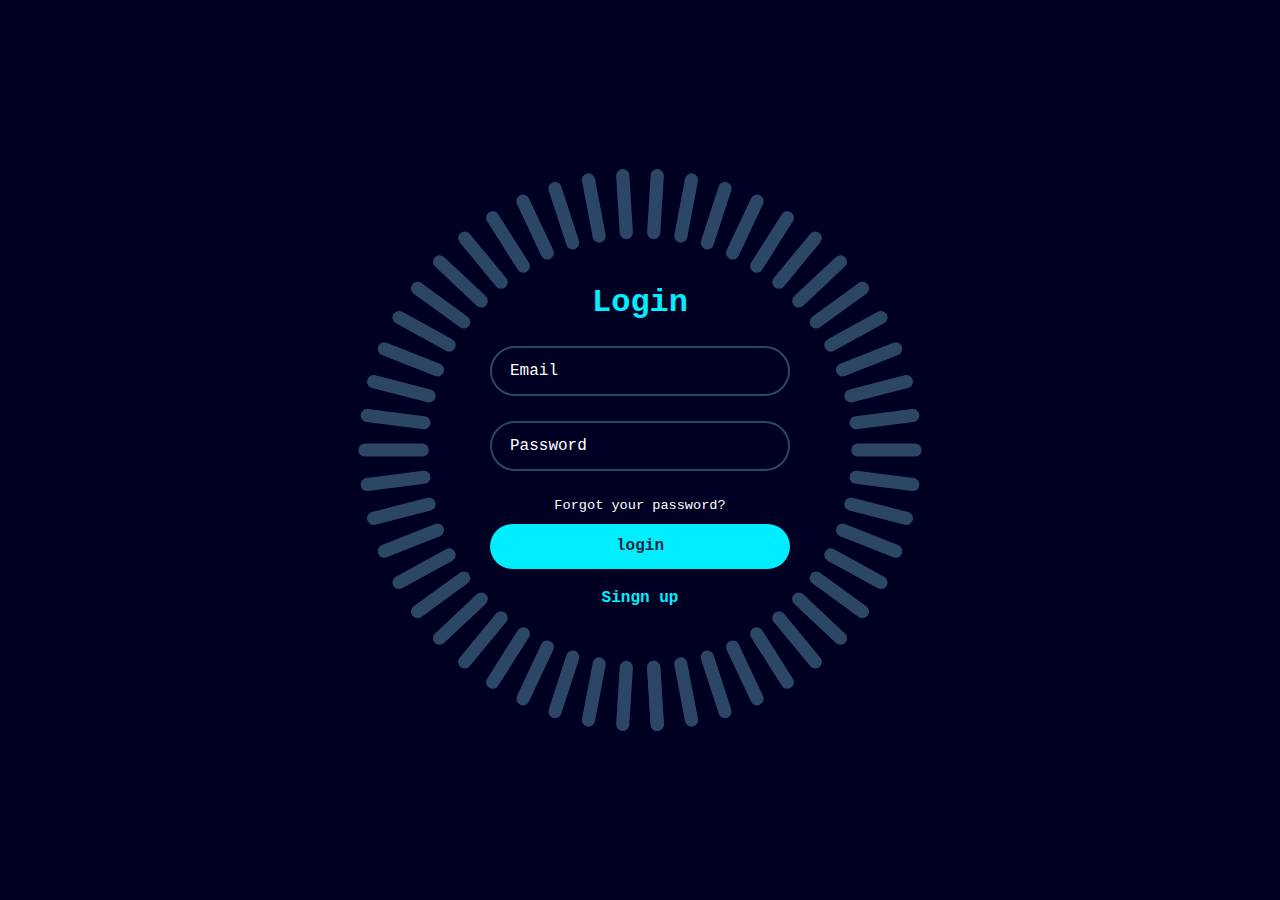
<file: index.html>
<!DOCTYPE html>
<html lang="en">
<head>
    <meta charset="UTF-8">
    <meta name="viewport" content="width=device-width, initial-scale=1.0">
    <link rel="stylesheet" href="https://cdnjs.cloudflare.com/ajax/libs/font-awesome/6.6.0/css/all.min.css" integrity="sha512-Kc323vGBEqzTmouAECnVceyQqyqdsSiqLQISBL29aUW4U/M7pSPA/gEUZQqv1cwx4OnYxTxve5UMg5GT6L4JJg==" crossorigin="anonymous" referrerpolicy="no-referrer" />
    <title>Document</title>
    <link rel="stylesheet" href="login.css">
</head>
<body>
    <div class="container">
    <span style=" --i:0;"></span>
    <span style=" --i:1;"></span>
    <span style=" --i:2;"></span>
    <span style=" --i:3;"></span>
    <span style=" --i:4;"></span>
    <span style=" --i:5;"></span>
    <span style=" --i:6;"></span>
    <span style=" --i:7;"></span>
    <span style=" --i:8;"></span>
    <span style=" --i:9;"></span>
    <span style=" --i:10;"></span>
    <span style=" --i:11;"></span>
    <span style=" --i:12;"></span>
    <span style=" --i:13;"></span>
    <span style=" --i:14;"></span>
    <span style=" --i:15;"></span>
    <span style=" --i:16;"></span>
    <span style=" --i:17;"></span>
    <span style=" --i:18;"></span>
    <span style=" --i:19;"></span>
    <span style=" --i:20;"></span>
    <span style=" --i:21;"></span>
    <span style=" --i:22;"></span>
    <span style=" --i:23;"></span>
    <span style=" --i:24;"></span>
    <span style=" --i:25;"></span>
    <span style=" --i:26;"></span>
    <span style=" --i:27;"></span>
    <span style=" --i:28;"></span>
    <span style=" --i:29;"></span>
    <span style=" --i:30;"></span>
    <span style=" --i:31;"></span>
    <span style=" --i:32;"></span>
    <span style=" --i:33;"></span>
    <span style=" --i:34;"></span>
    <span style=" --i:35;"></span>
    <span style=" --i:36;"></span>
    <span style=" --i:37;"></span>
    <span style=" --i:37;"></span>
    <span style=" --i:38;"></span>
    <span style=" --i:39;"></span>
    <span style=" --i:40;"></span>
    <span style=" --i:41;"></span>
    <span style=" --i:42;"></span>
    <span style=" --i:43;"></span>
    <span style=" --i:44;"></span>
    <span style=" --i:45;"></span>
    <span style=" --i:46;"></span>
    <span style=" --i:47;"></span>
    <span style=" --i:48;"></span>
    <span style=" --i:49;"></span>



    <div class="login-box">
        <h2>Login</h2>
        <!-- <form action="#" onclick=""> -->
            <div class="form">
            <div class="input-box">
                <input id="email" type="email" required>
                <label for="Email">Email</label>
            </div>
            <div class="input-box">
                <input id="pass" type="password" required>
                <label for="Password">Password</label>
                <i class="fa-solid fa-eye-slash" id="eye" onclick="EyeIconChange()"></i>
            </div>
            <div class="forgot-pass">
                <a href="#">Forgot your password?</a>
            </div>
            <button onclick="OnSubmit()" class="btn">login</button>
            <div class="singnup-link">
                <a href="#">Singn up</a>
            </div>
        <!-- </form> -->
    </div>
    </div>
</div>
  
</body>
<script src="login.js"></script>
</html>
</file>
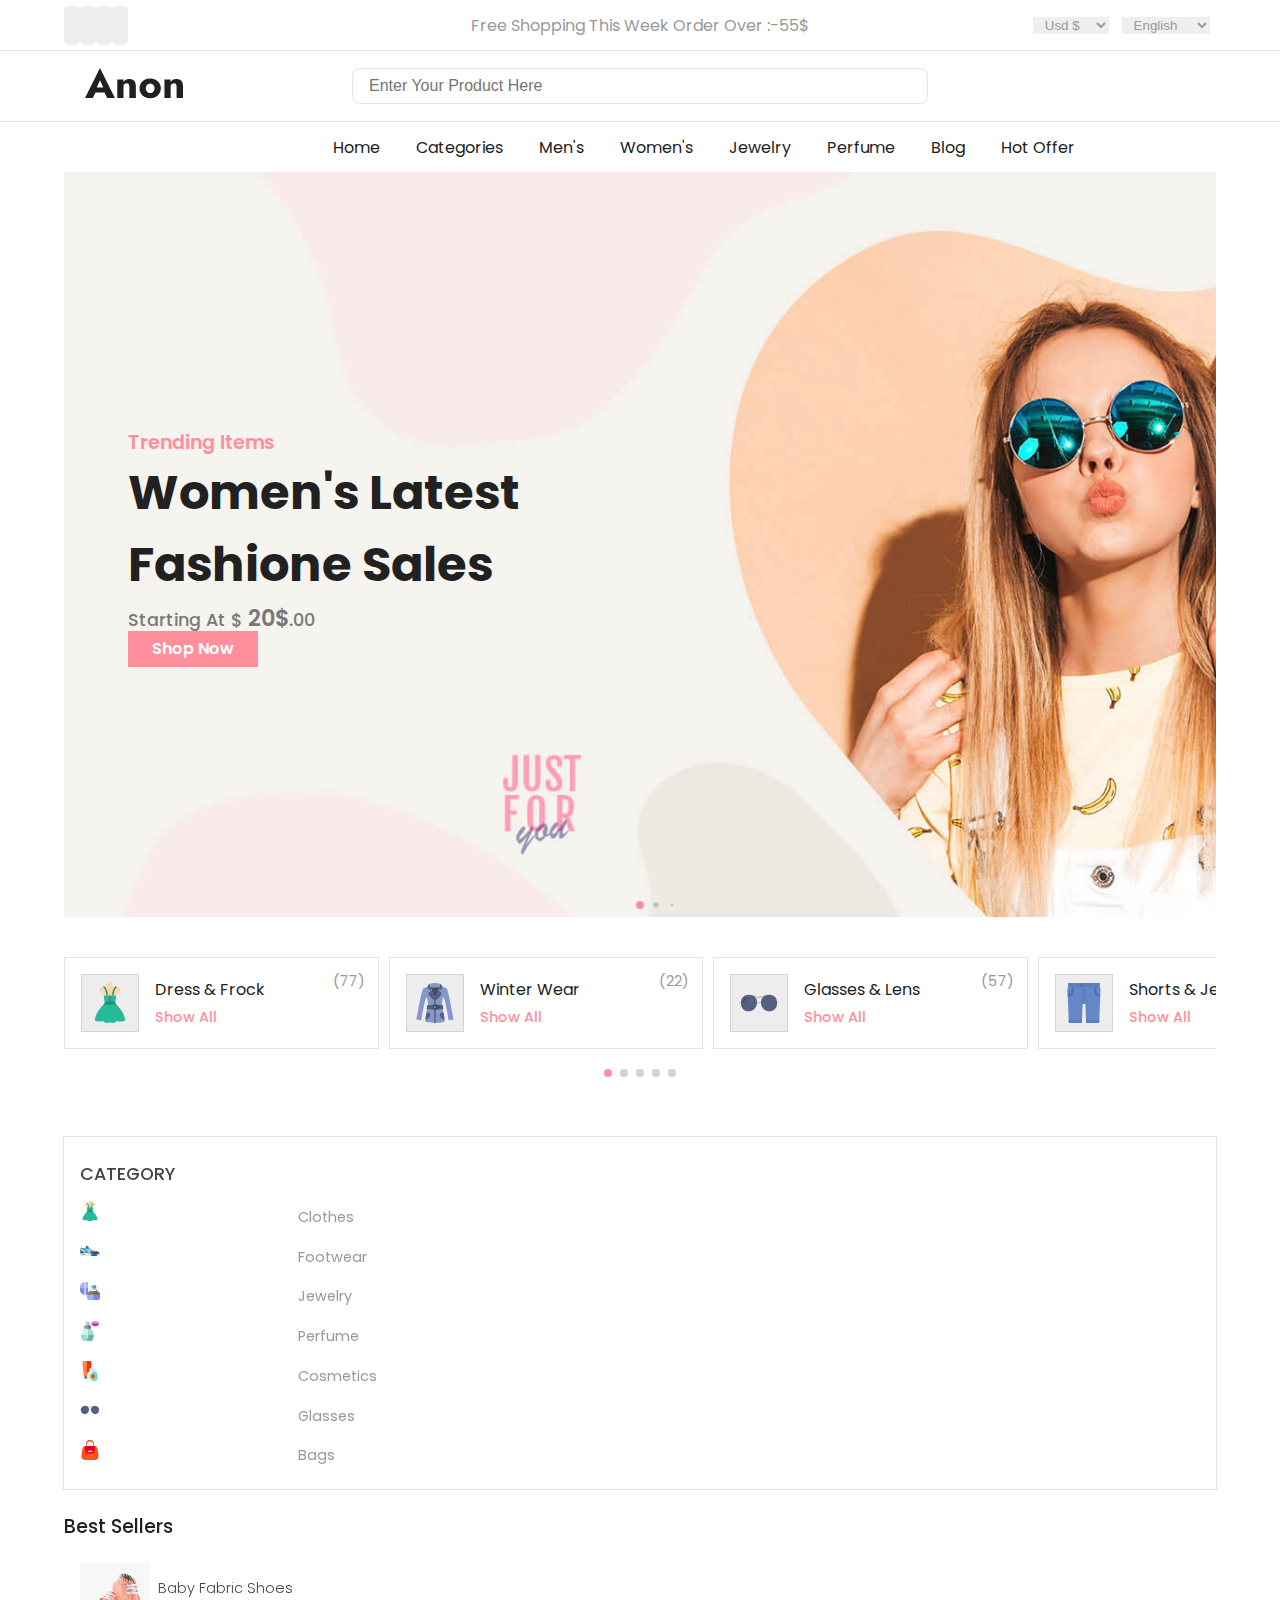
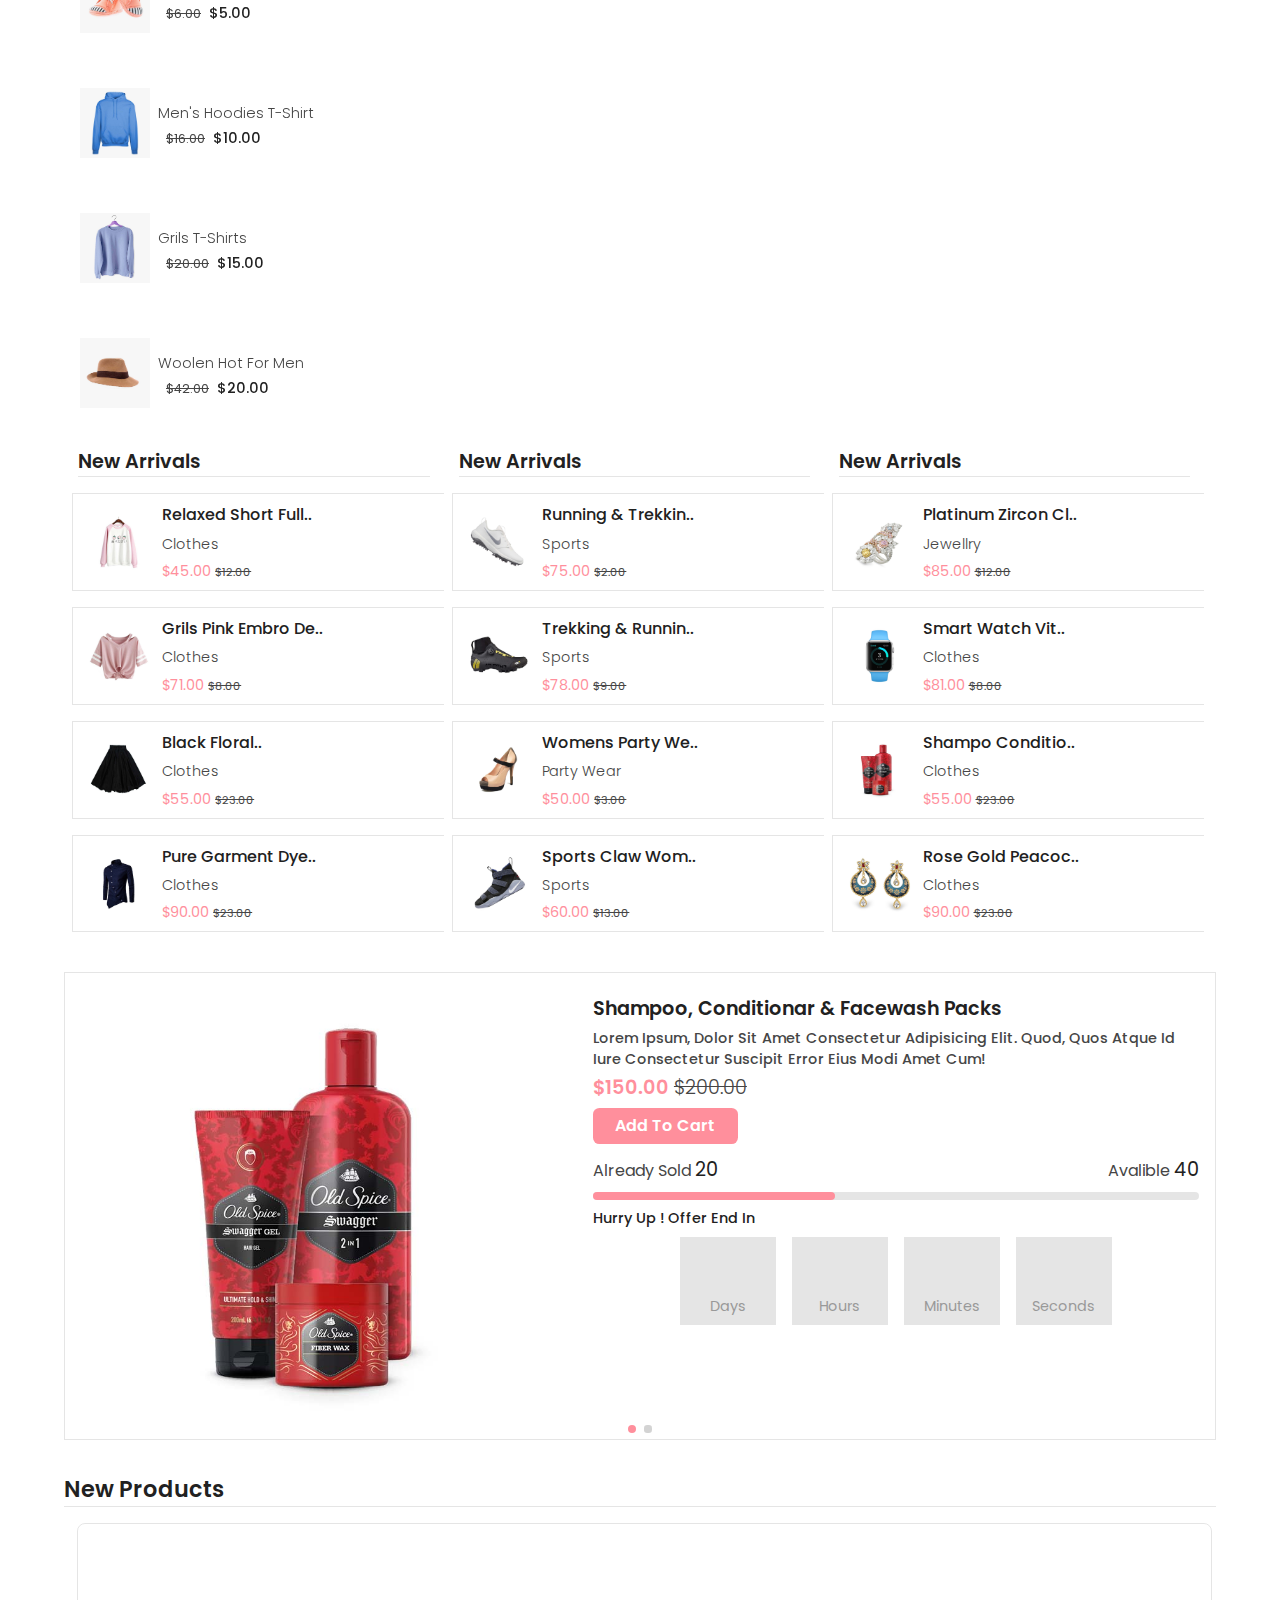
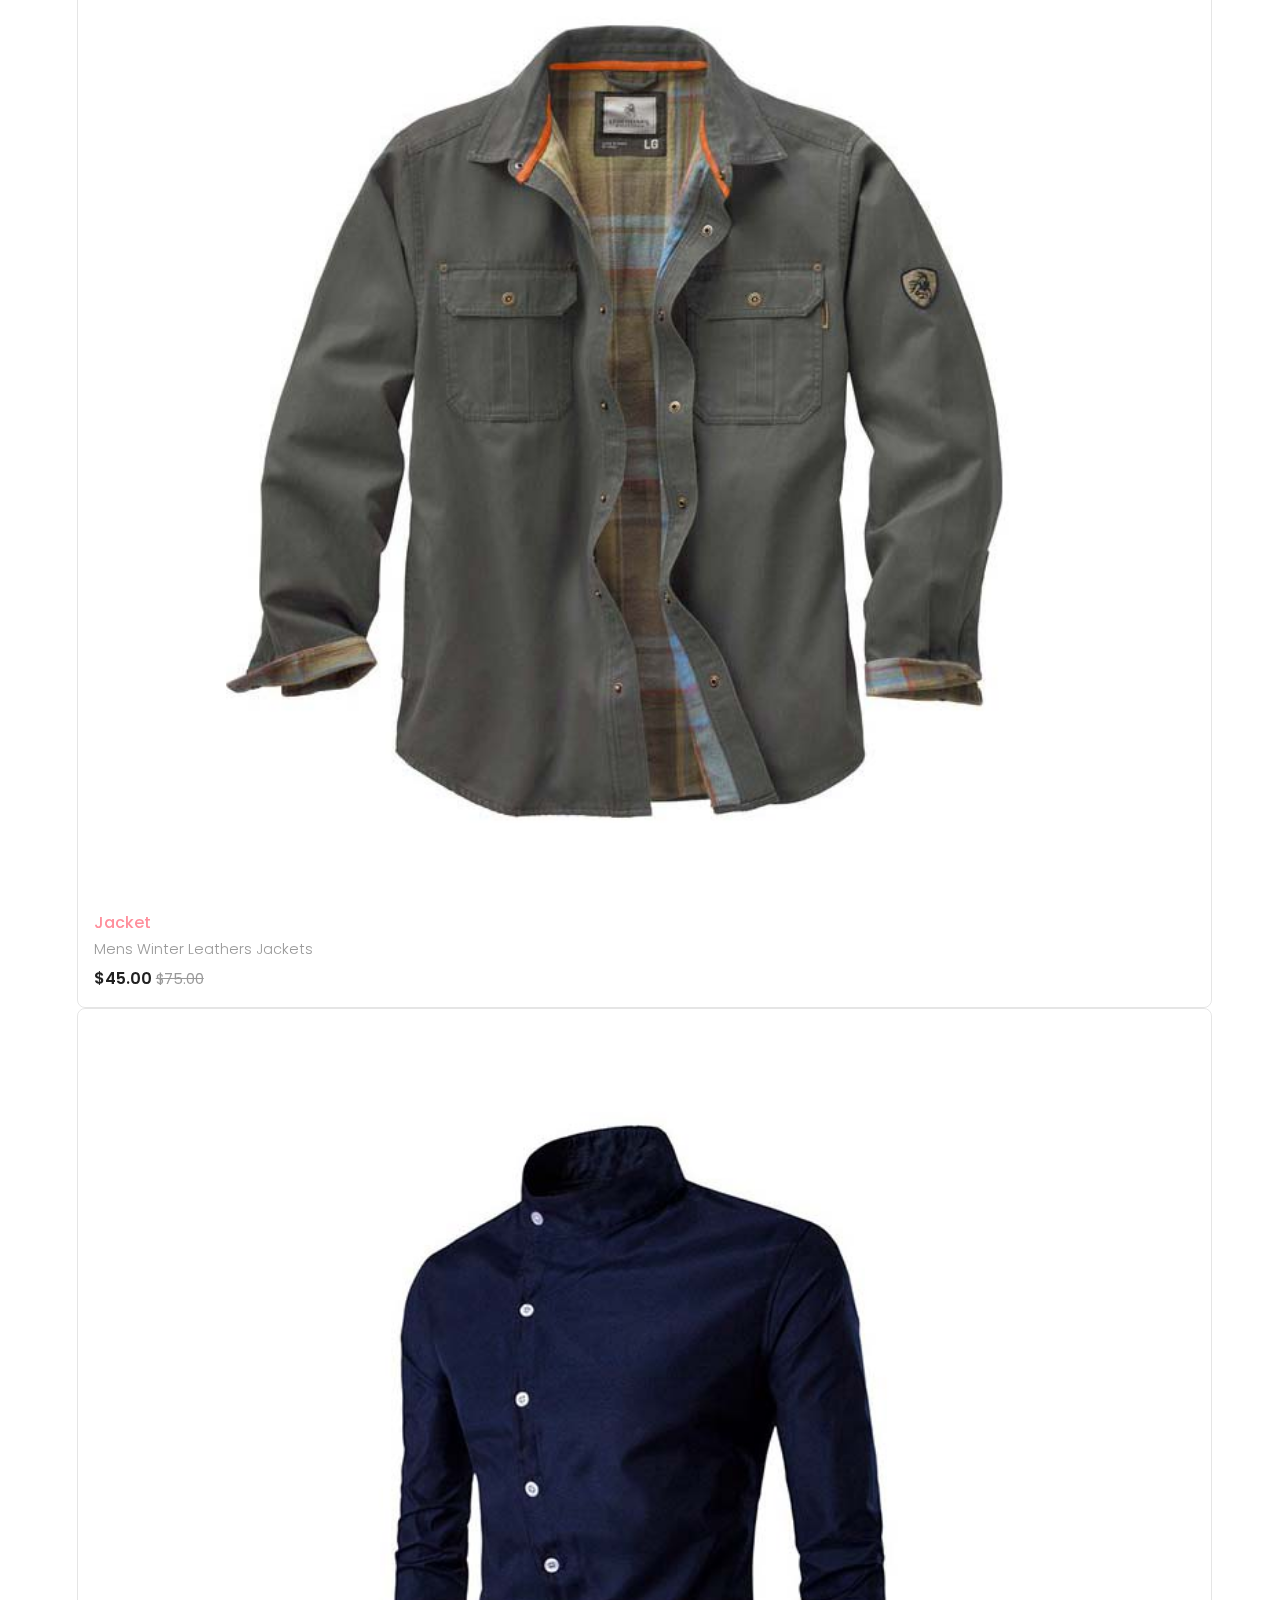
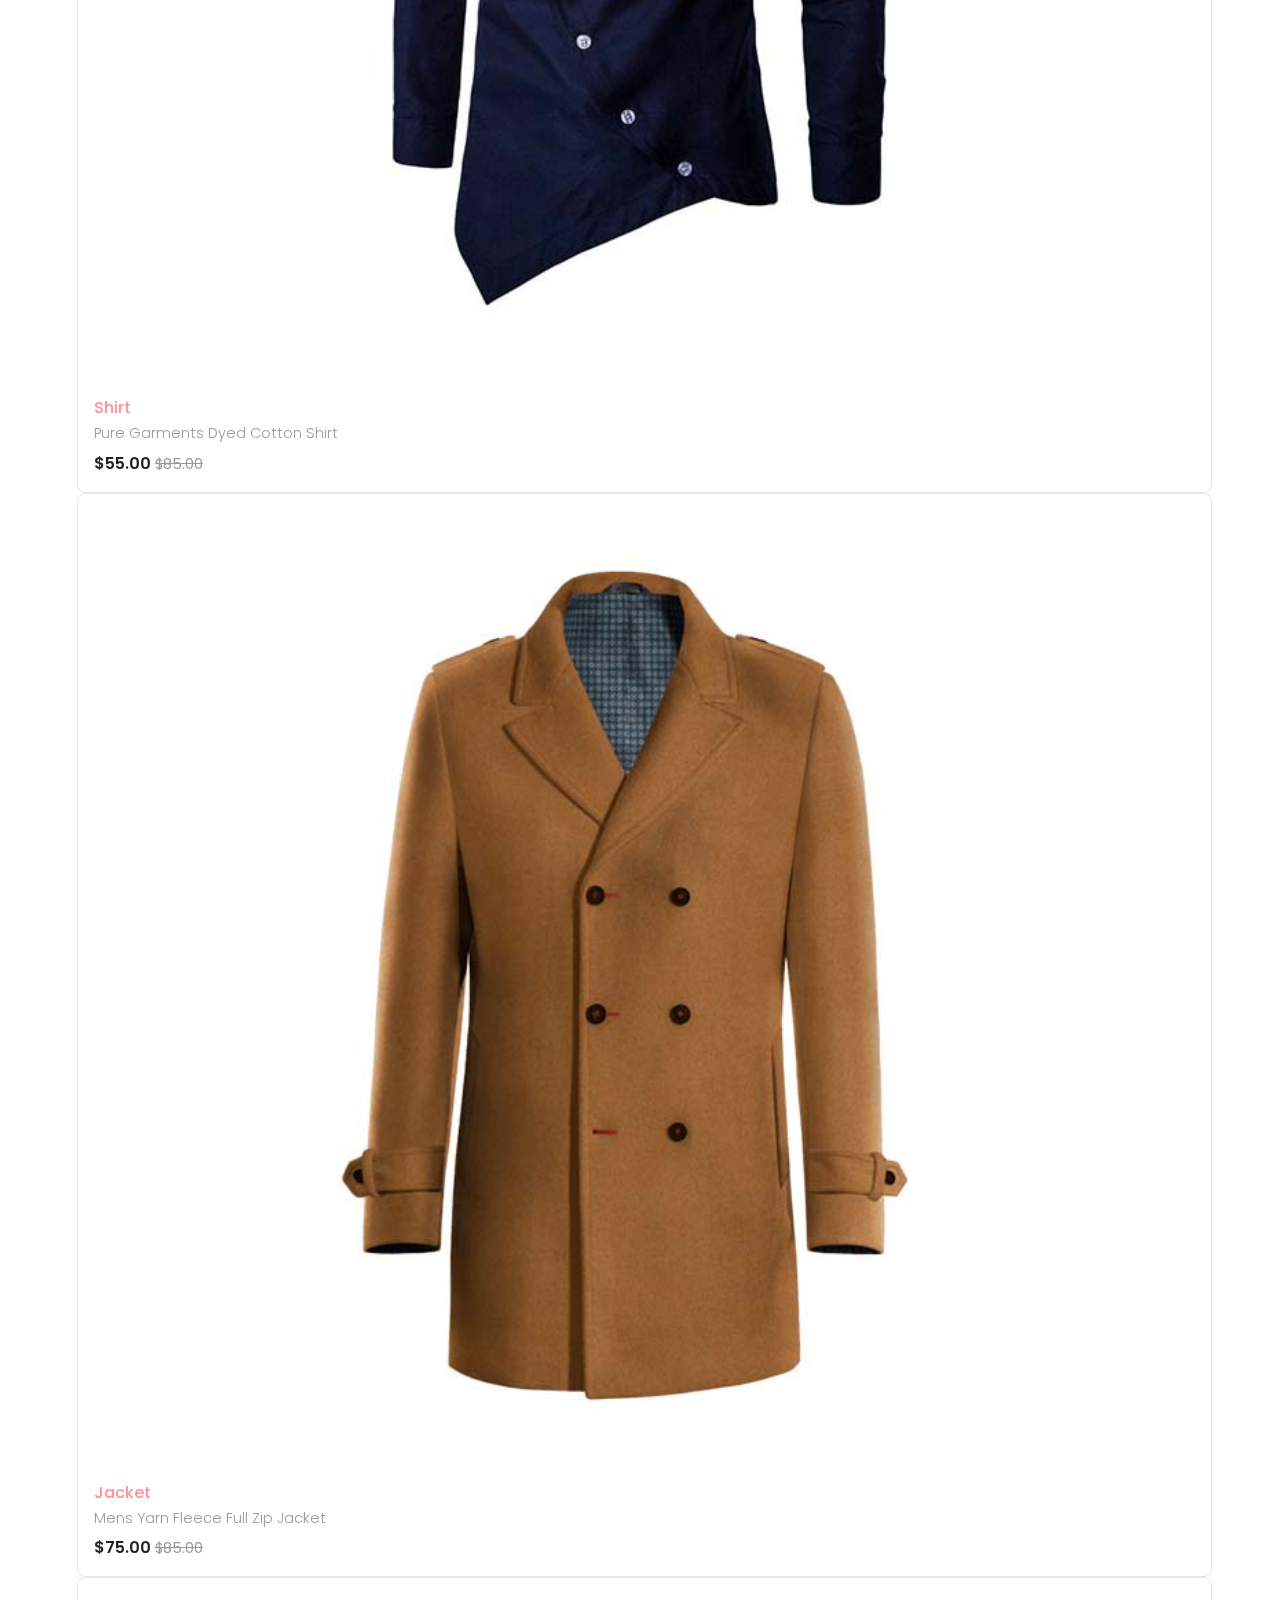
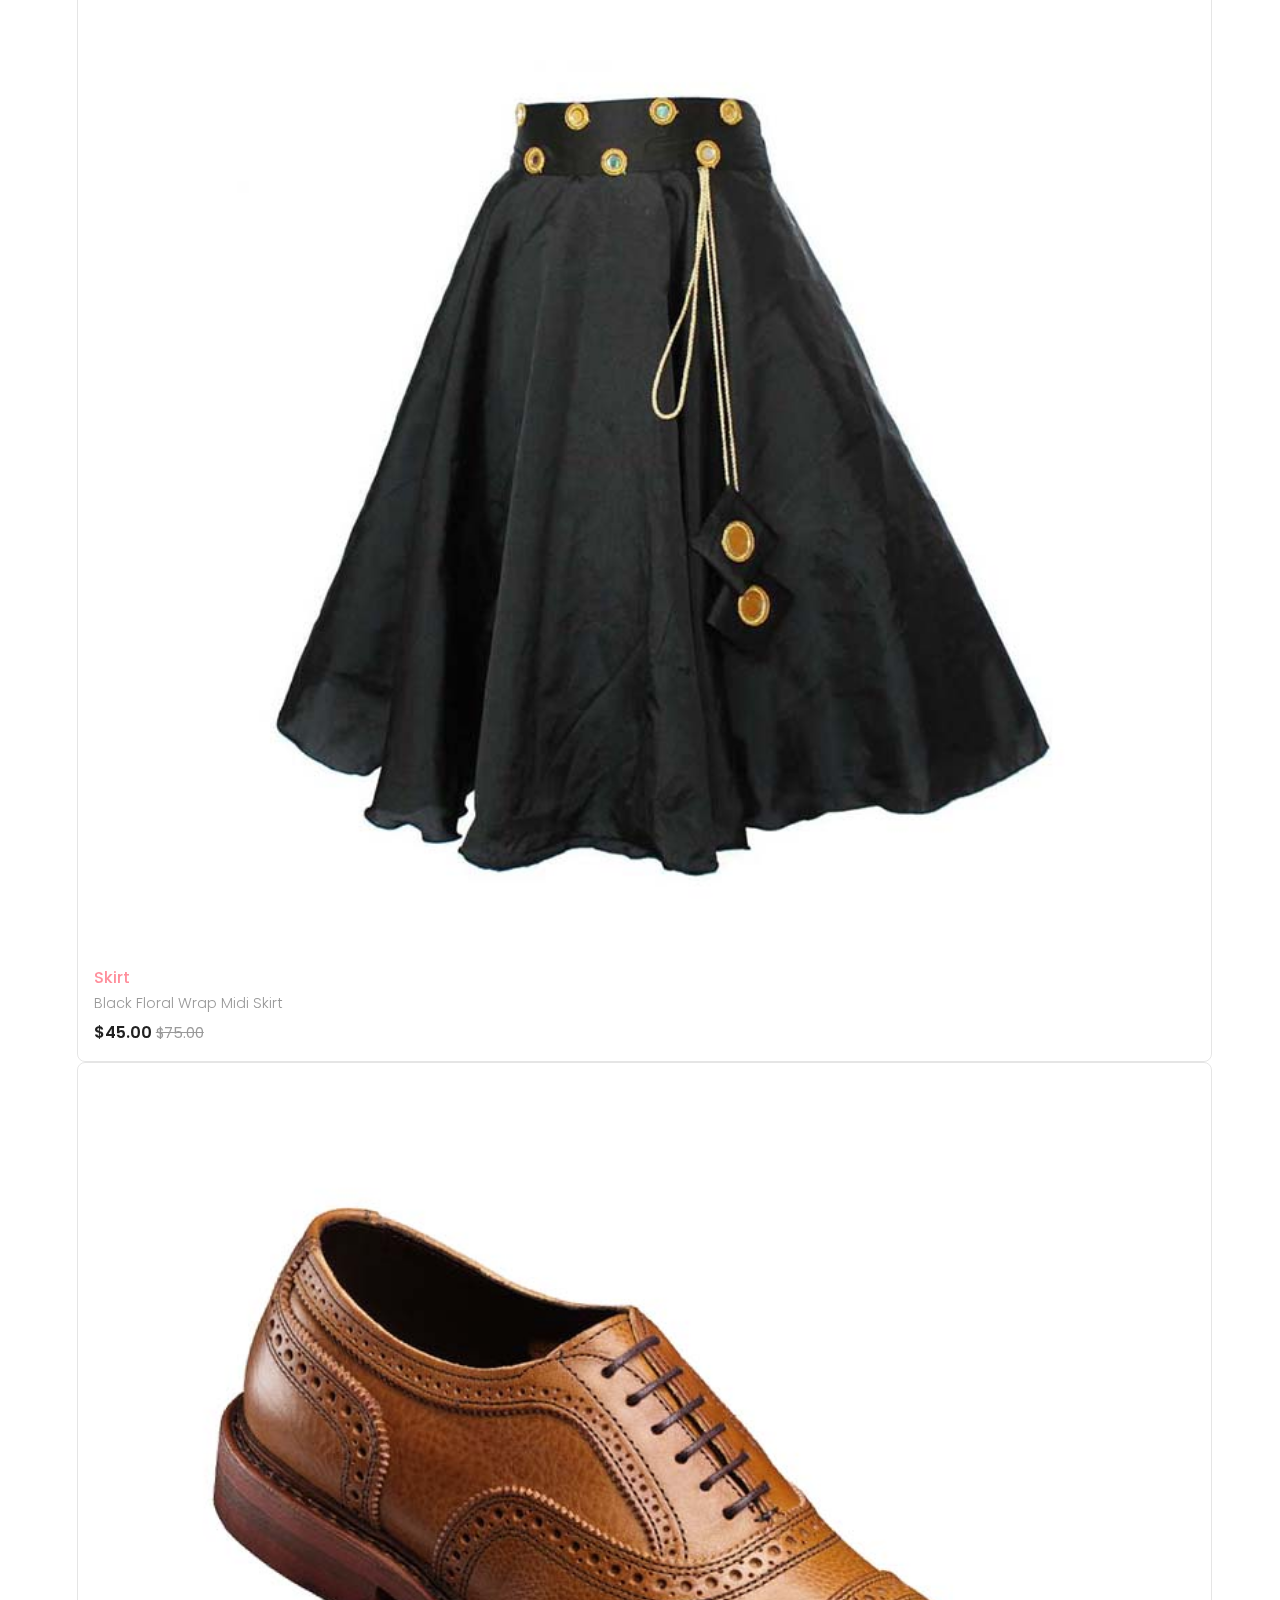
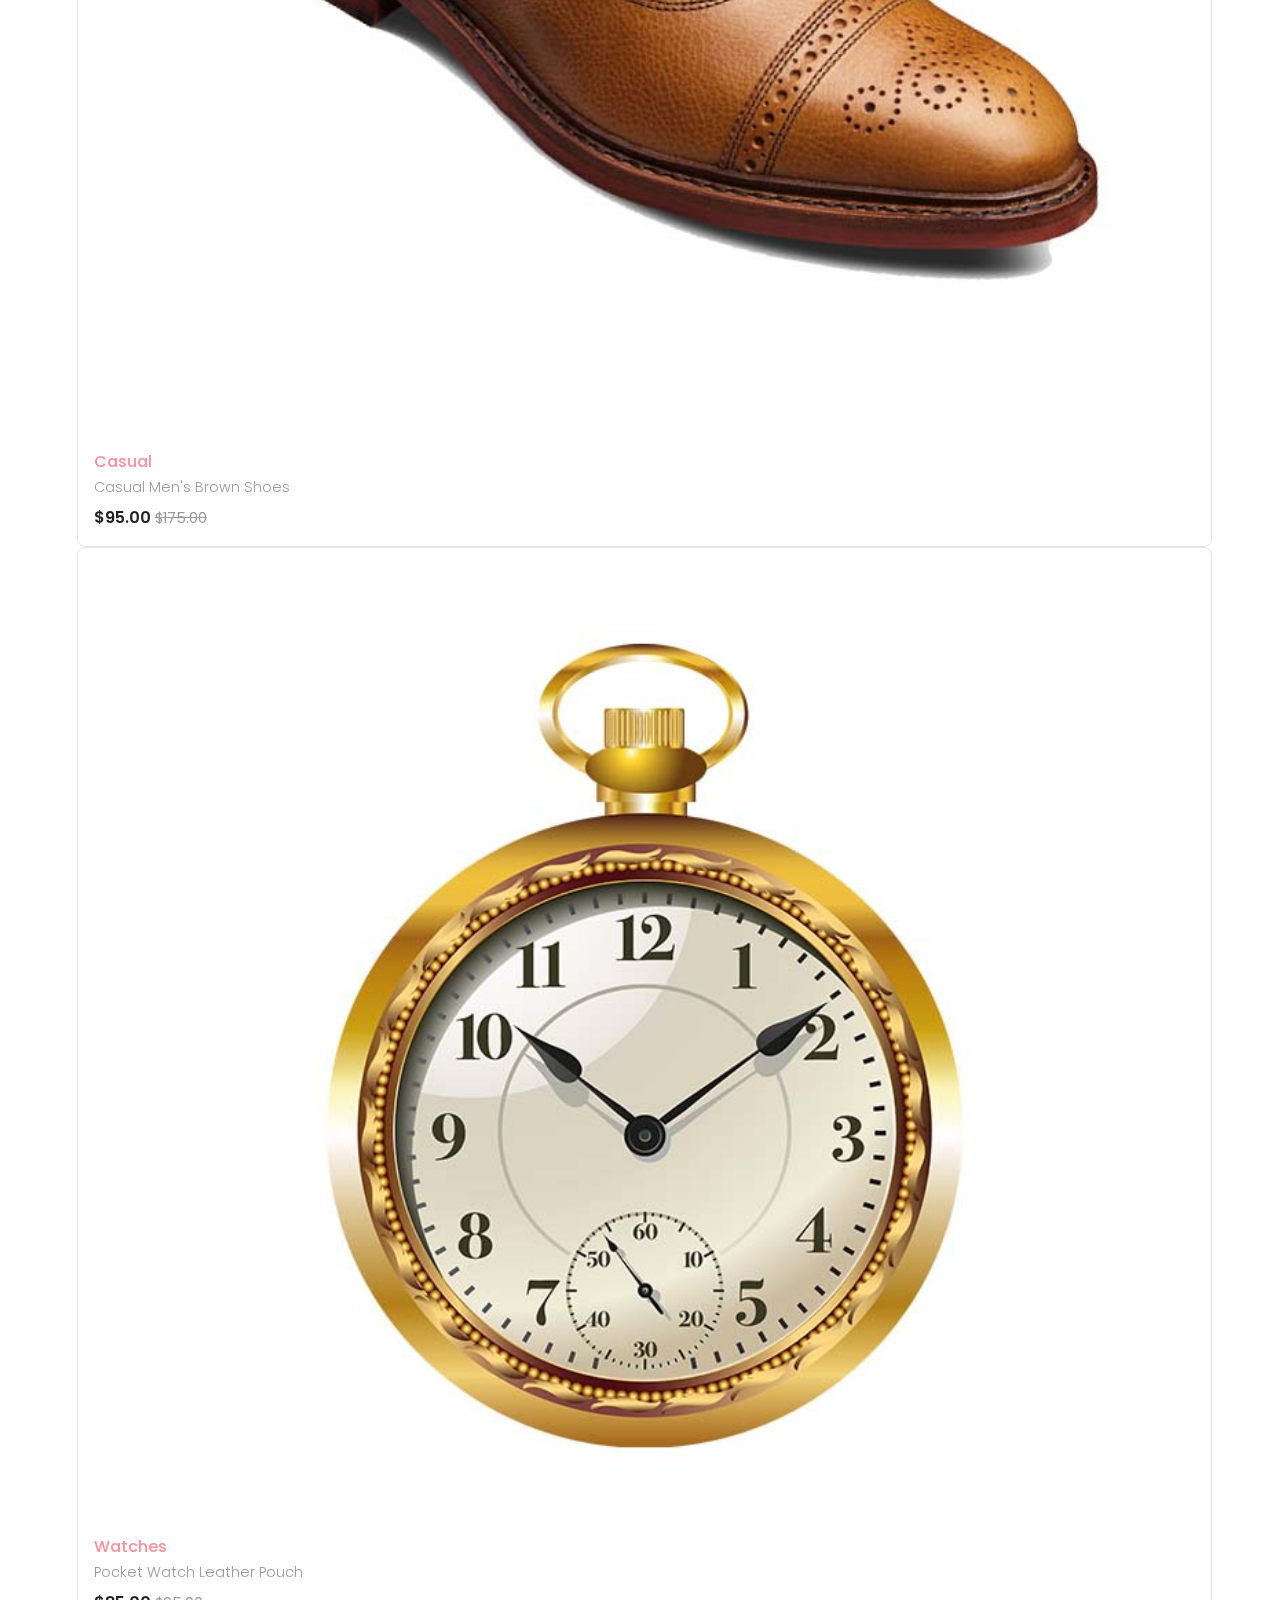
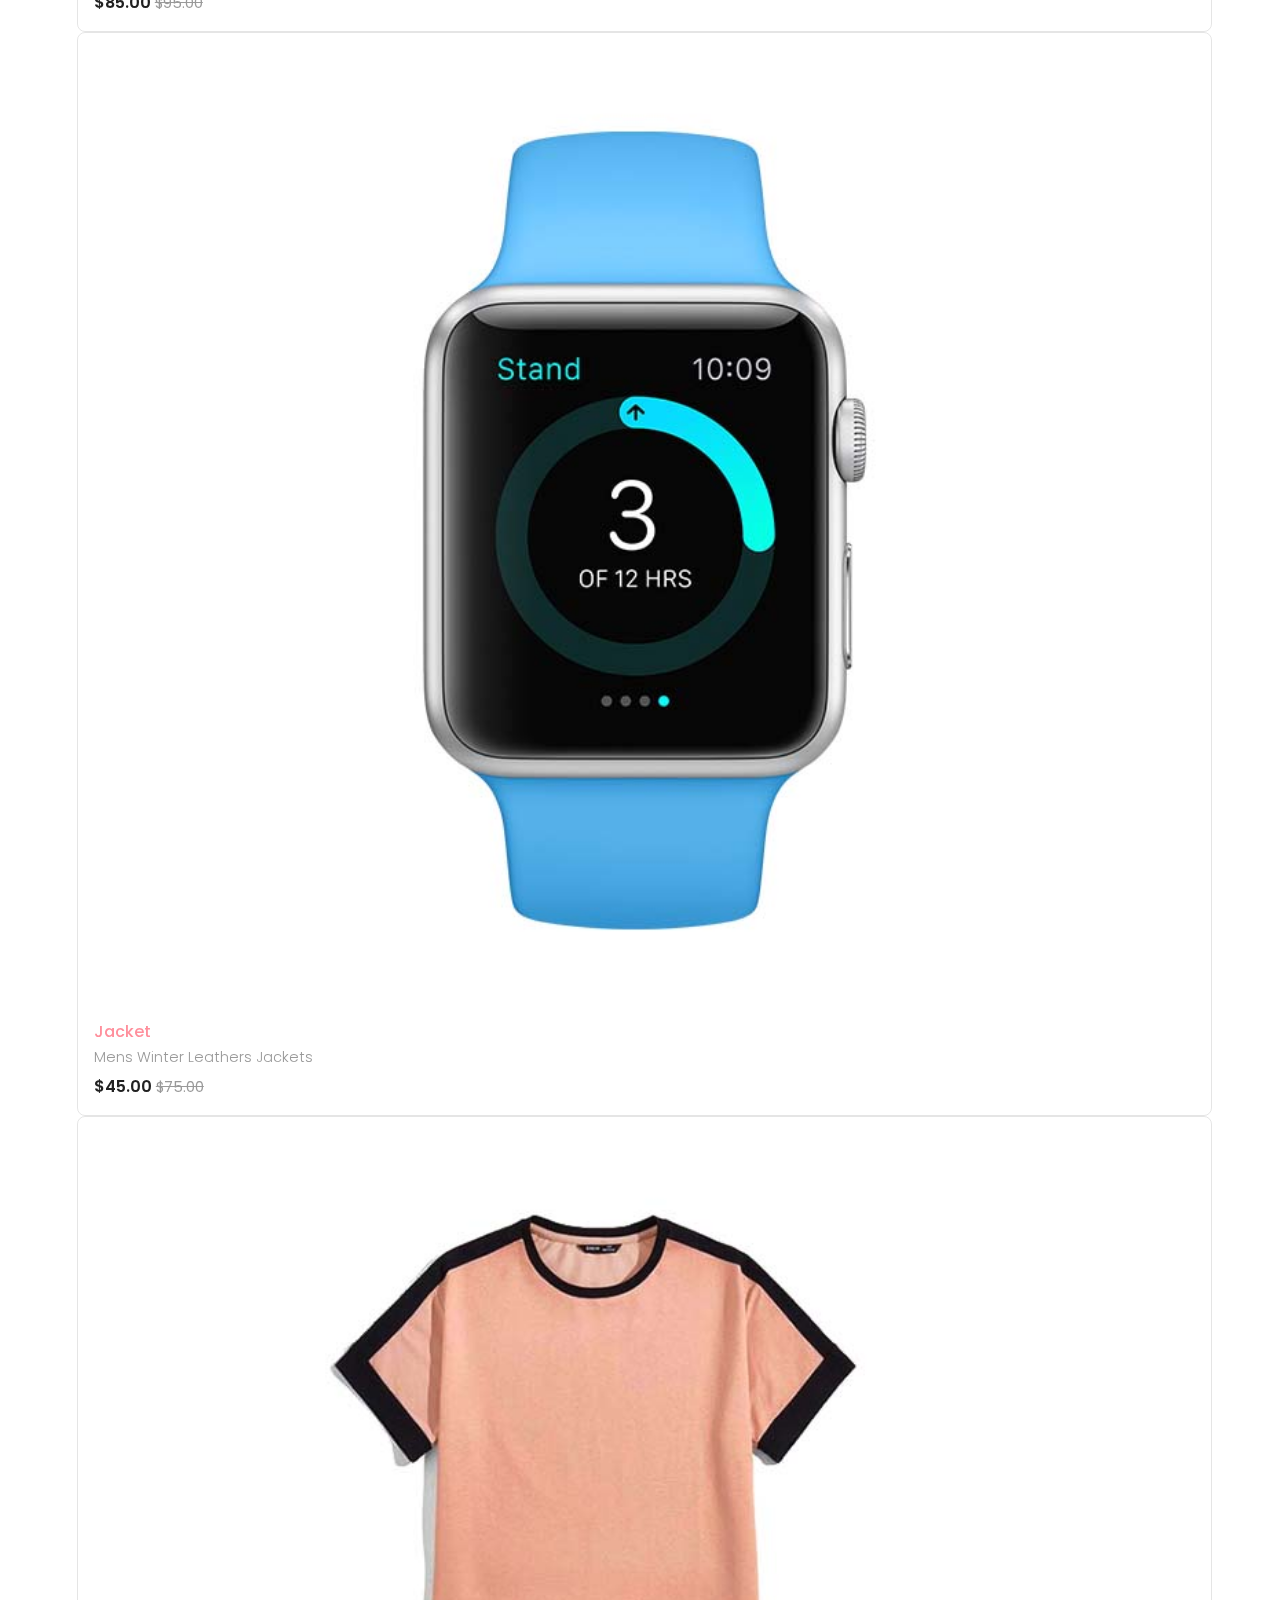
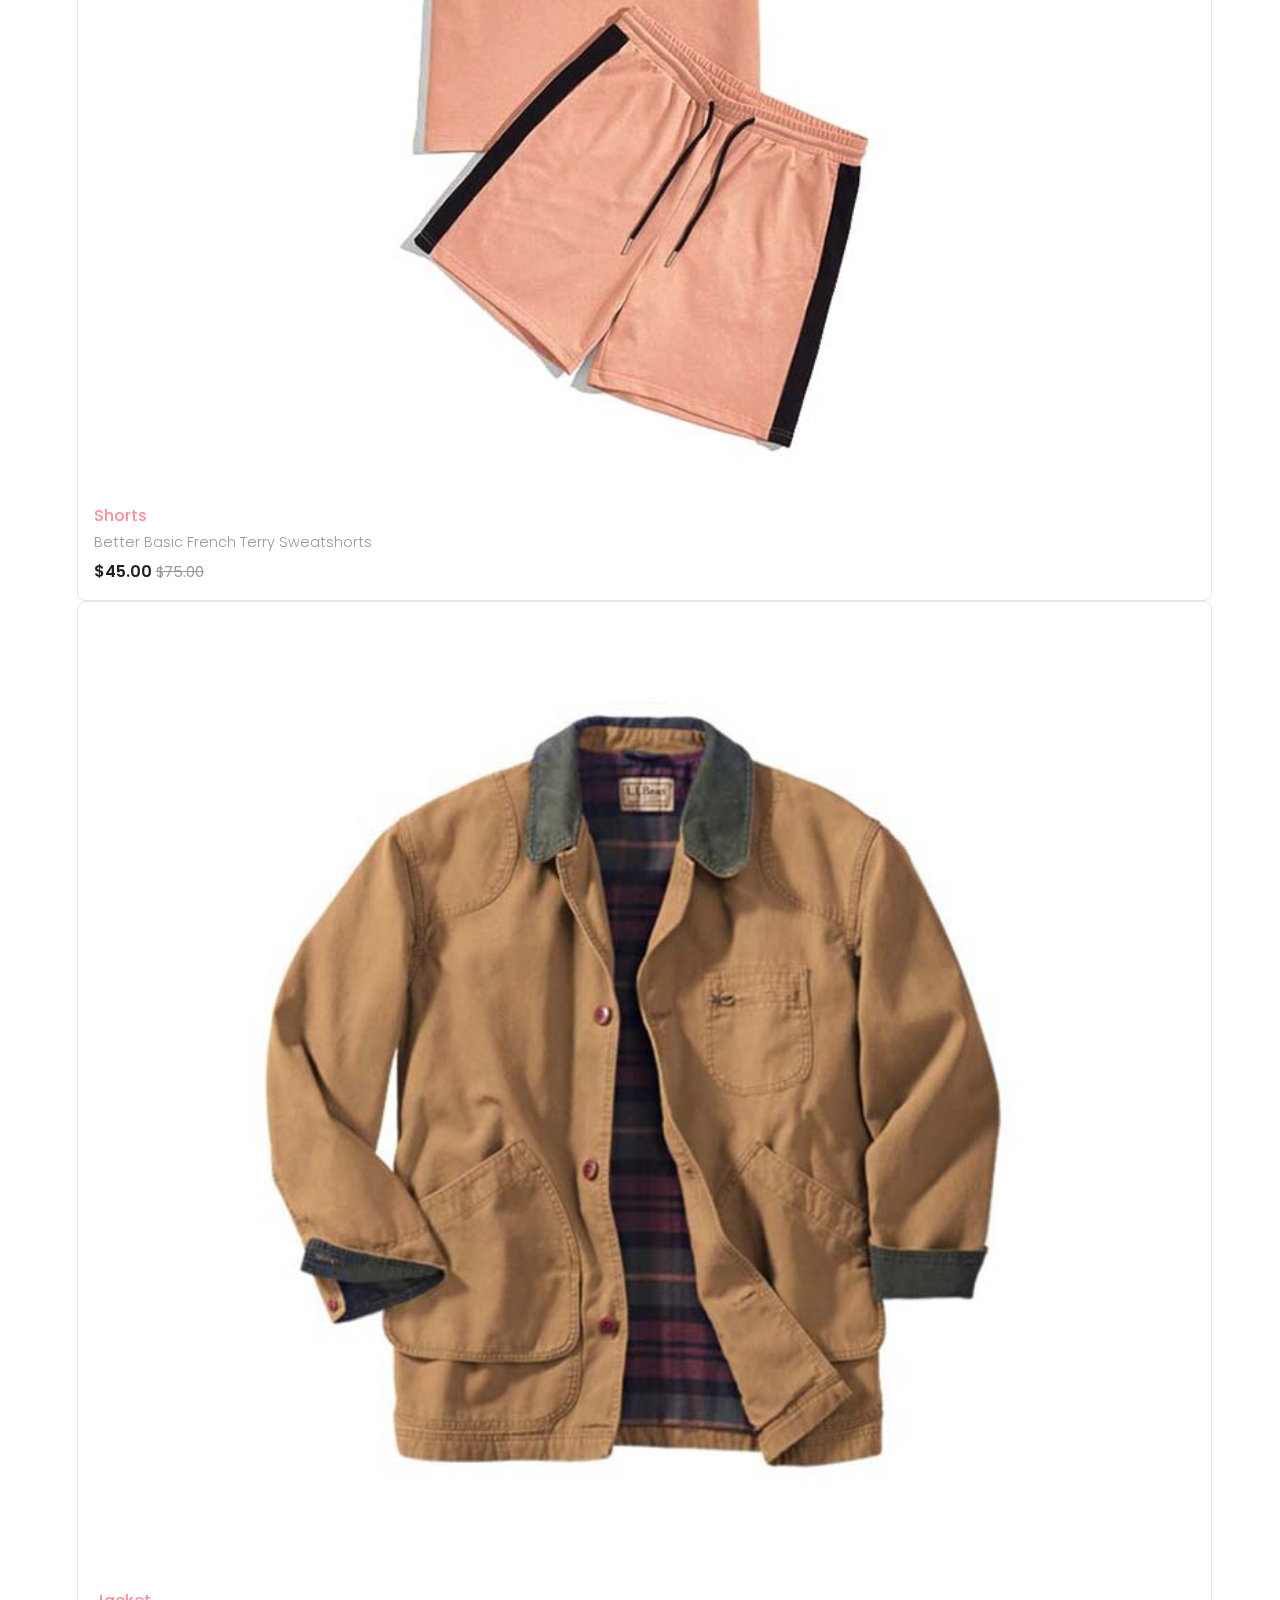
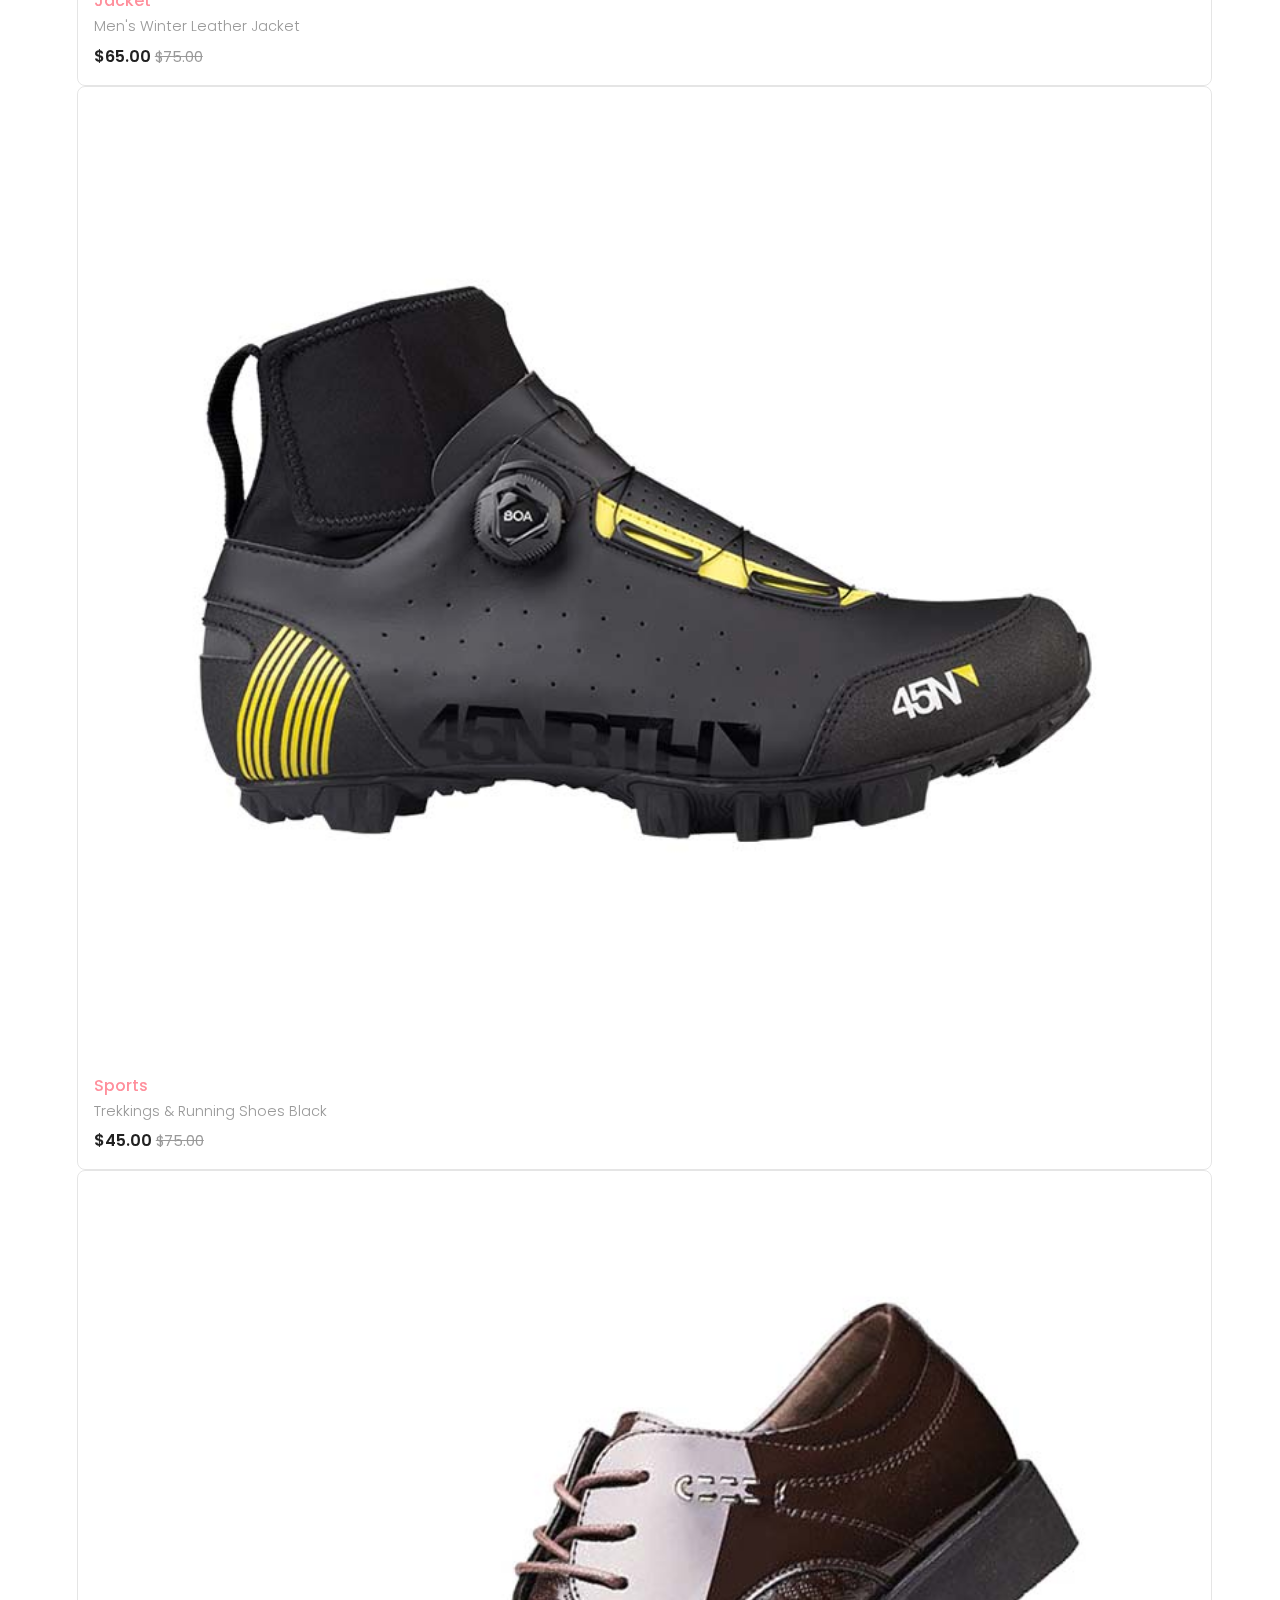
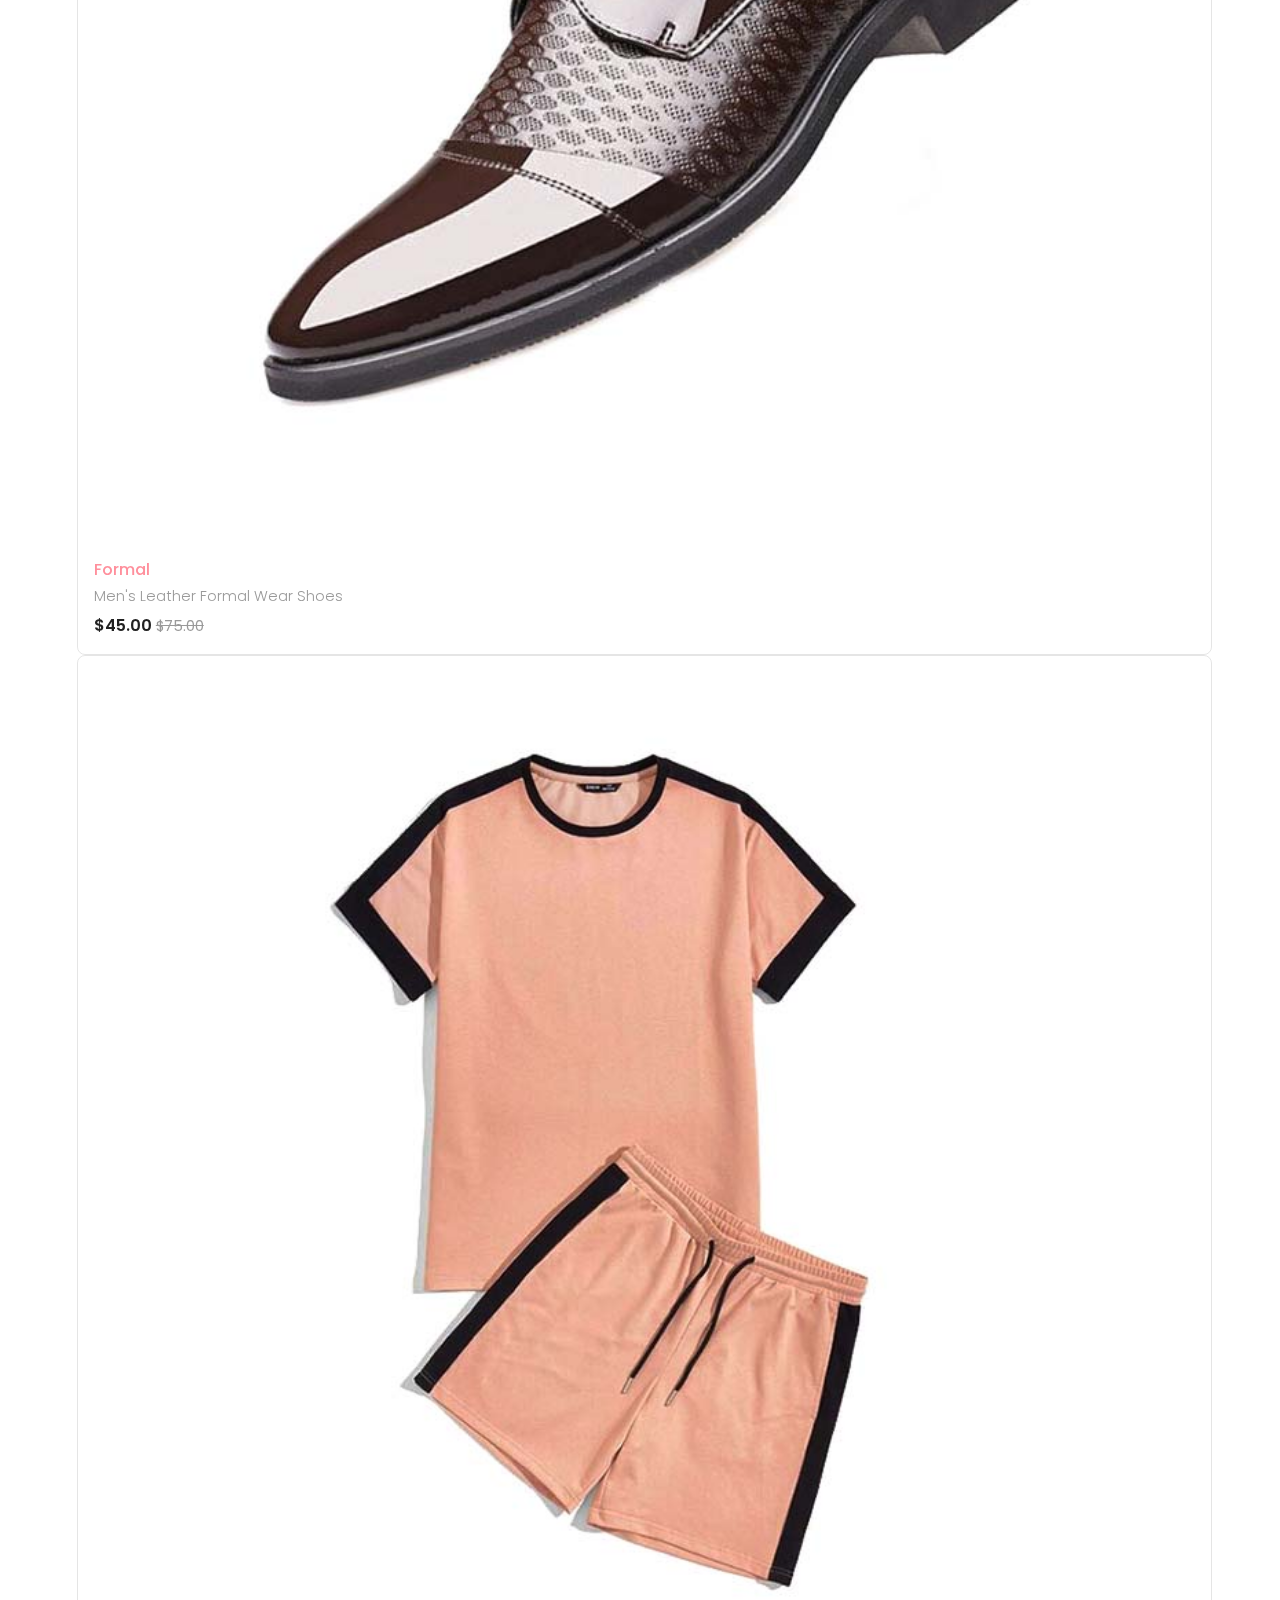
<file: home.html>
<!DOCTYPE html>
<html lang="en">
<head>
    <meta charset="UTF-8">
    <meta name="viewport" content="width=device-width, initial-scale=1.0">
    <!-- ------custome boootsrape file---------  -->
    <link href="https://cdn.jsdelivr.net/npm/bootstrap@5.3.0/dist/css/bootstrap.min.css" rel="stylesheet" integrity="sha384-9ndCyUaIbzAi2FUVXJi0CjmCapSmO7SnpJef0486qhLnuZ2cdeRhO02iuK6FUUVM" crossorigin="anonymous">
    <script src="https://cdn.jsdelivr.net/npm/bootstrap@5.3.0/dist/js/bootstrap.bundle.min.js" integrity="sha384-geWF76RCwLtnZ8qwWowPQNguL3RmwHVBC9FhGdlKrxdiJJigb/j/68SIy3Te4Bkz" crossorigin="anonymous"></script>
    <!-- ------custome boootsrape file---------  -->
<!-- -----------------------custome font awesoime cdn-------------------- -->
<link rel="stylesheet" href="https://cdnjs.cloudflare.com/ajax/libs/font-awesome/6.4.0/css/all.min.css" integrity="sha512-iecdLmaskl7CVkqkXNQ/ZH/XLlvWZOJyj7Yy7tcenmpD1ypASozpmT/E0iPtmFIB46ZmdtAc9eNBvH0H/ZpiBw==" crossorigin="anonymous" referrerpolicy="no-referrer" />
<!-- -----------------swipper cdn---------------------- -->
<link
  rel="stylesheet"
  href="https://cdn.jsdelivr.net/npm/swiper@10/swiper-bundle.min.css"
/>
<script src="https://cdn.jsdelivr.net/npm/swiper@10/swiper-bundle.min.js"></script>
<!-- -----------------------swipper cdn end------------------- -->
    <title>Ijaz khan e-commerce site</title>
    <link rel="icon" href="images/logo/favicon.ico">
    <link rel="stylesheet" href="utilityclases.css">
    <link rel="stylesheet" href="style.css">
    <link rel="stylesheet" href="querry.css">
    <script src="login.css" defer></script>
</head>
<body>
    <!-- -------------------free uper langauage section------------- -->
    <section class="container-fluid upper-section">
        <div class="upper-row">
            <div class="upper-col responsive display-none">
                <div class="icone">
                    <i class="fa-brands fa-facebook"></i>
                    <i class="fa-brands fa-instagram"></i>
                    <i class="fa-brands fa-twitter"></i>
                    <i class="fa-brands fa-linkedin"></i>
                </div>
            </div>
            <div class="upper-col center textt">
                <div class="miannnnn">
                <span>free shopping this week order over :-55$</span>
            </div>
        </div>
            <div class="upper-col flex-end responsive">
             <select name="selected" id="selected">
                <option value="usd">usd $</option>
                <option value="euro">euro €</option>
             </select>
             <select name="selected" id="selected">
                <option value="eng">english</option>
                <option value="urdu">urdu</option>
                <option value="spanish">spanish</option>
                <option value="hindi">hindi</option>
                <option value="pashto">pashto</option>
                <option value="thailand">thailand</option>
                <option value="natherland">thailand</option>
             </select>
            </div>
        </div>
    </section>
<!-- ----------------------------------search and logo-------------------------------- -->
<section id="search-flex">
    <div class="logo-row">
        <div class="logo-col flex-basis-first medm-width">
            <img src="images/logo/logo.svg">
        </div>
        <div class="logo-col flex-basis-search full-width">
            <div class="searching">
                <input type="search" name="searching" placeholder="enter your product here">
                <span><i class="fa-solid fa-magnifying-glass color"></i></span>
            </div>
        </div>
        <div class="logo-col flex-end flex-basis-end media-none" id="icones">
            <i class="fa-sharp fa-regular fa-user" id="icones"></i>
            <i class="fa-sharp fa-solid fa-bag-shopping" id="icones"></i>
            <i class="fa-solid fa-heart" id="icones"></i>
        </div>
    </div>
</section>
<!-- -----------------------------fixed mwdia--------------------- -->
<section id="navbarfixed">
    <div class="under-icone">
        <i class="fa-solid fa-bars" id="bars-left-content"></i>
        <i class="fa-sharp fa-regular fa-user" id="icones"></i>
        <i class="fa-sharp fa-solid fa-bag-shopping" id="icones"></i>
        <i class="fa-solid fa-heart" id="icones"></i>
        <i class="fa-solid fa-ellipsis-vertical"></i>
       
    </div>
</section>
<!-- -------------------------------navbar----------------------------- -->
<section class="navbar">
    <nav>
        <a href="#">home</a>
        <a href="#">categories</a>
        <a href="#">men's</a>
        <a href="#">women's</a>
        <a href="#">jewelry</a>
        <a href="#">perfume</a>
        <a href="#">blog</a>
        <a href="#">hot offer</a>
    </nav>
    <div class="close-icone"><i class="fa-regular fa-rectangle-xmark"></i></div>
</section>
<!-- ---------------------------------main secrion----------------------- -->
<section id="main-section">
    <div class="shopping-banner">
        <div class="swiper-wrapper">
          <div class="swiper-slide" style="background-image: url(images/banner-1.jpg); background-repeat: no-repeat; background-size: cover; background-position: center; width: 100%; height: 65vh;">
               <div class="content">
                <h5>trending items</h5>
                <h1>women's latest fashione sales</h1>
                <p class="product_pera">starting at $ <span>20$</span>.00</p>
                <div class="button">
                    <a href="#">shop now</a>
                </div>
               </div>
        </div>

          <div class="swiper-slide" style="background-image: url(images/banner-2.jpg); background-repeat: no-repeat; background-size: cover; background-position: center; width: 100%; height: 65vh;">
            <div class="content">
                <h5>trending items</h5>
                <h1>men's latest fashione sales</h1>
                <p>starting at $ <span>20$</span>.00</p>
                <div class="button">
                    <a href="#">shop now</a>
                </div>
               </div>
        </div>

          <div class="swiper-slide" style="background-image: url(images/banner-3.jpg); background-repeat: no-repeat; background-size: cover; background-position: center; width: 100%; height: 65vh;">
            <div class="content">
                <h5>trending items</h5>
                <h1>children's latest fashione sales</h1>
                <p>starting at $ <span>20$</span>.00</p>
                <div class="button">
                    <a href="#">shop now</a>
                </div>
               </div>
        </div>
         
        </div>
        <div class="swiper-pagination"></div>
      </div>
</section>
<!-- -------------------------------------main icone section ----------------------  -->
<section id="slide-content">

    <div class="icone-item">
        <div class="swiper-wrapper">
          <div class="swiper-slide">
            <div class="icon"><img src="images/icons/dress.svg"></div>
            <div class="content">
                <h5>dress & frock</h5>
                <a href="#">show all</a>
            </div>
            <div class="text">(77)</div>
          </div>

          <div class="swiper-slide">
            <div class="icon"><img src="images/icons/coat.svg"></div>
            <div class="content">
                <h5>winter wear</h5>
                <a href="#">show all</a>
            </div>
            <div class="text">(22)</div>
          </div>

          <div class="swiper-slide">
            <div class="icon"><img src="images/icons/glasses.svg"></div>
            <div class="content">
                <h5>glasses & lens</h5>
                <a href="#">show all</a>
            </div>
            <div class="text">(57)</div>
          </div>

          <div class="swiper-slide">
            <div class="icon"><img src="images/icons/shorts.svg"></div>
            <div class="content">
                <h5>shorts & jeans</h5>
                <a href="#">show all</a>
            </div>
            <div class="text">(88)</div>
          </div>

          <div class="swiper-slide">
            <div class="icon"><img src="images/icons/tee.svg"></div>
                <div class="content">
                    <h5>t-shirts</h5>
                    <a href="#">show all</a>
                </div>
                <div class="text">(98)</div>
          </div>

          <div class="swiper-slide">
            <div class="icon"><img src="images/icons/jacket.svg"></div>
            <div class="content">
                <h5>jacket</h5>
                <a href="#">show all</a>
            </div>
            <div class="text">(77)</div>
          </div>

          <div class="swiper-slide">
            <div class="icon"><img src="images/icons/watch.svg"></div>
            <div class="content">
                <h5>watch</h5>
                <a href="#">show all</a>
            </div>
            <div class="text">(55)</div>
          </div>

          <div class="swiper-slide">
            <div class="icon"><img src="images/icons/hat.svg"></div>
            <div class="content">
                <h5>hat & caps</h5>
                <a href="#">show all</a>
            </div>
            <div class="text">(67)</div>
          </div>

        </div>
        <div class="swiper-pagination"></div>
      </div>

       
</section>
<!-- ---------------------products section------------------ -->
<section id="categories">
    <div class="container-fluid">
        <div class="row">
            <div class="col catogories-col-left">
             
              <div class="main-content">
                <div class="left-border">
              <h4 class="left-heading">category</h4>
              <!-- ----------------clothes nav-----  -->
                <div class="content" id="question-faq">
                  <div class="click-buttons">
                    
                    <div class="image"><img src="images/icons/dress.svg" alt=""></div>
                    <div class="text">clothes</div>
                    <div class="icons"><i class="fa-solid fa-plus"></i><i class="fa-solid fa-minus"></i></div>
                  </div>
                  <div class="dropdown">
                    <li><a href="#">shirts</a><span>300</span></li>
                    <li><a href="#">shorts & jeans</a><span>400</span></li>
                    <li><a href="#">jackets</a><span>200</span></li>
                    <li><a href="#">dress & frock</a><span>500</span></li>
                  </div>
                </div>
              
                <!-- -----------shox navbar-------  -->
                <div class="content" id="question-faq">
                  <div class="click-buttons">
                    
                    <div class="image"><img src="images/icons/shoes.svg" alt=""></div>
                    <div class="text">footwear</div>
                    <div class="icons"><i class="fa-solid fa-plus"></i><i class="fa-solid fa-minus"></i></div>
                  </div>
                  <div class="dropdown" id="open-list">
                    <li><a href="#">sports</a><span>900</span></li>
                    <li><a href="#">formal</a><span>700</span></li>
                    <li><a href="#">casual</a><span>200</span></li>
                    <li><a href="#">safety shose</a><span>400</span></li>
                  </div>
                </div>


  <!-- -----------jewelry navbar-------  -->
  <div class="content" id="question-faq">
    <div class="click-buttons">
      
      <div class="image"><img src="images/icons/jewelry.svg" alt=""></div>
      <div class="text">jewelry</div>
      <div class="icons"><i class="fa-solid fa-plus"></i><i class="fa-solid fa-minus"></i></div>
    </div>
    <div class="dropdown">
      <li><a href="#">earrings</a><span>300</span></li>
      <li><a href="#">coupal rings</a><span>800</span></li>
      <li><a href="#">nacklace</a><span>200</span></li>
      <li><a href="#">lockets</a><span>400</span></li>
    </div>
  </div>


  <!-- -----------perfium navbar-------  -->
  <div class="content" id="question-faq">
    <div class="click-buttons">
      
      <div class="image"><img src="images/icons/perfume.svg" alt=""></div>
      <div class="text">perfume</div>
      <div class="icons"><i class="fa-solid fa-plus"></i><i class="fa-solid fa-minus"></i></div>
    </div>
    <div class="dropdown">
      <li><a href="#">clothes perfium</a><span>100</span></li>
      <li><a href="#">deodarant</a><span>200</span></li>
      <li><a href="#">jackets</a><span>600</span></li>
      <li><a href="#">lockets</a><span>400</span></li>
    </div>
  </div>

  <!-- -----------cosmatics navbar-------  -->
  <div class="content" id="question-faq">
    <div class="click-buttons">
      
      <div class="image"><img src="images/icons/cosmetics.svg" alt=""></div>
      <div class="text">cosmetics</div>
      <div class="icons"><i class="fa-solid fa-plus"></i><i class="fa-solid fa-minus"></i></div>
    </div>
    <div class="dropdown">
      <li><a href="#">shampo</a><span>600</span></li>
      <li><a href="#">sunscreen</a><span>700</span></li>
      <li><a href="#">baby wash</a><span>200</span></li>
      <li><a href="#">mackup kit</a><span>400</span></li>
    </div>
  </div>

  <!-- -----------bags navbar-------  -->
  <div class="content" id="question-faq">
    <div class="click-buttons">
      
      <div class="image"><img src="images/icons/glasses.svg" alt=""></div>
      <div class="text">glasses</div>
      <div class="icons"><i class="fa-solid fa-plus"></i><i class="fa-solid fa-minus"></i></div>
    </div>
    <div class="dropdown">
      <li><a href="#">sunglasses</a><span>600</span></li>
      <li><a href="#">lense</a><span>700</span></li>
    </div>
  </div>

  <!-- -----------bags navbar-------  -->
  <div class="content" id="question-faq">
    <div class="click-buttons">
      
      <div class="image"><img src="images/icons/bag.svg" alt=""></div>
      <div class="text">bags</div>
      <div class="icons"><i class="fa-solid fa-plus"></i><i class="fa-solid fa-minus"></i></div>
    </div>
    <div class="dropdown">
      <li><a href="#">shopping bag</a><span>600</span></li>
      <li><a href="#">gym backpack</a><span>700</span></li>
      <li><a href="#">purse</a><span>200</span></li>
      <li><a href="#">wallets</a><span>400</span></li>
    </div>
  </div>
                </div>
  <!-- ----------down side product sec----  -->
              <div class="down-product">
                      <div class="product_text">best sellers</div>
                      <div class="products_row">
                        <div class="product_col">
                          <div class="image"><img src="images/products/1.jpg" ></div>
                          <div class="produce_text">
                            <h5>baby fabric shoes</h5>
                            <div class="stars">
                              <i class="fa-solid fa-star"></i>
                              <i class="fa-solid fa-star"></i>
                              <i class="fa-solid fa-star"></i>
                              <i class="fa-solid fa-star"></i>
                            </div>
                            <div class="price"> <span>$6.00</span>$5.00</div>
                          </div>
                        </div>

                        <div class="product_col">
                          <div class="image"><img src="images/products/2.jpg" ></div>
                          <div class="produce_text">
                            <h5>men's hoodies t-shirt</h5>
                            <div class="stars">
                              <i class="fa-solid fa-star"></i>
                              <i class="fa-solid fa-star"></i>
                              <i class="fa-solid fa-star"></i>
                              <i class="fa-solid fa-star"></i>
                            </div>
                            <div class="price"> <span>$16.00</span>$10.00</div>
                          </div>
                        </div>

                        <div class="product_col">
                          <div class="image"><img src="images/products/3.jpg" ></div>
                          <div class="produce_text">
                            <h5>grils t-shirts</h5>
                            <div class="stars">
                              <i class="fa-solid fa-star"></i>
                              <i class="fa-solid fa-star"></i>
                              <i class="fa-solid fa-star"></i>
                              <i class="fa-solid fa-star"></i>
                            </div>
                            <div class="price"> <span>$20.00</span>$15.00</div>
                          </div>
                        </div>

                        <div class="product_col">
                          <div class="image"><img src="images/products/4.jpg" ></div>
                          <div class="produce_text">
                            <h5>woolen hot for men</h5>
                            <div class="stars">
                              <i class="fa-solid fa-star"></i>
                              <i class="fa-solid fa-star"></i>
                              <i class="fa-solid fa-star"></i>
                              <i class="fa-solid fa-star"></i>
                            </div>
                            <div class="price"> <span>$42.00</span>$20.00</div>
                          </div>
                        </div>



                      </div>
              </div>

              </div>
            
            </div>

<!-- -----------------second col right side start-------------- -->

            <div class="col catogories-col-right">
              <div class="catgories-slider-flex">
                     <div class="container-fluid">
                      <div class="heading"><h6>new arrivals</h6></div>
                      <!-- Swiper -->
                      <div class="product-slid-1">
                        <div class="swiper-wrapper">
                          <div class="swiper-slide">

                            <div class="content">
                                  <div class="content-col">
                              <div class="image"><img src="images/products/clothes-1.jpg"></div>
                              <div class="text"><h4>relaxed short full..</h4>
                                <h5>clothes</h5>
                                <p>$45.00 <span>$12.00</span></p>
                              </div>
                            </div>

                            <div class="content-col">
                              <div class="image"><img src="images/products/clothes-2.jpg"></div>
                              <div class="text"><h4>grils pink embro de..</h4>
                                <h5>clothes</h5>
                                <p>$71.00 <span>$8.00</span></p></div>
                            </div>

                            <div class="content-col">
                              <div class="image"><img src="images/products/clothes-4.jpg"></div>
                              <div class="text"><h4>black floral..</h4>
                                <h5>clothes</h5>
                                <p>$55.00 <span>$23.00</span></p></div>
                            </div>
                          
                            <div class="content-col">
                              <div class="image"><img src="images/products/shirt-1.jpg"></div>
                              <div class="text"><h4>pure garment dye..</h4>
                                <h5>clothes</h5>
                                <p>$90.00 <span>$23.00</span></p></div>
                            </div>

                            </div>

                          </div>
                          <div class="swiper-slide">

                            <div class="content">
                              <div class="content-col">
                          <div class="image"><img src="images/products/jacket-5.jpg"></div>
                          <div class="text"><h4>men yarn fleece...</h4>
                            <h5>winter wear</h5>
                            <p>$43.00 <span>$12.00</span></p></div>
                        </div>

                        <div class="content-col">
                          <div class="image"><img src="images/products/jacket-1.jpg"></div>
                          <div class="text"><h4>mens winter leath..</h4>
                            <h5>jacket</h5>
                            <p>$50.00 <span>$9.00</span></p></div>
                        </div>

                        <div class="content-col">
                          <div class="image"><img src="images/products/jacket-3.jpg"></div>
                          <div class="text"><h4>mens winter...</h4>
                            <h5>jacket</h5>
                            <p>$40.00 <span>$5.00</span></p></div>
                        </div>
                      
                        <div class="content-col">
                          <div class="image"><img src="images/products/shoe-1.jpg"></div>
                          <div class="text"><h4>batter basic fren..</h4>
                            <h5>shorts</h5>
                            <p>$30.00 <span>$9.00</span></p></div>
                        </div>

                        </div>

                          </div>
                        </div>
                      </div>

                     </div>

                     <div class="container-fluid">
                      <div class="heading"><h6>new arrivals</h6></div>
                      <!-- Swiper -->
  <div class="product-slid-1">
    <div class="swiper-wrapper">
      <div class="swiper-slide">

        <div class="content">
              <div class="content-col">
          <div class="image"><img src="images/products/sports-1.jpg"></div>
          <div class="text"><h4>running & trekkin..</h4>
            <h5>sports</h5>
            <p>$75.00 <span>$2.00</span></p>
          </div>
        </div>

        <div class="content-col">
          <div class="image"><img src="images/products/sports-2.jpg"></div>
          <div class="text"><h4>trekking & runnin..</h4>
            <h5>sports</h5>
            <p>$78.00 <span>$9.00</span></p></div>
        </div>

        <div class="content-col">
          <div class="image"><img src="images/products/party-wear-2.jpg"></div>
          <div class="text"><h4>womens party we..</h4>
            <h5>party wear</h5>
            <p>$50.00 <span>$3.00</span></p></div>
        </div>
       
        <div class="content-col">
          <div class="image"><img src="images/products/sports-3.jpg"></div>
          <div class="text"><h4>sports claw wom..</h4>
            <h5>sports</h5>
            <p>$60.00 <span>$13.00</span></p></div>
        </div>

        </div>

      </div>
      <div class="swiper-slide">

        <div class="content">
          <div class="content-col">
      <div class="image"><img src="images/products/sports-6.jpg"></div>
      <div class="text"><h4>air trekking shoes...</h4>
        <h5>sports</h5>
        <p>$63.00 <span>$12.00</span></p></div>
    </div>

    <div class="content-col">
      <div class="image"><img src="images/products/shoe-3.jpg"></div>
      <div class="text"><h4>boot with suede d..</h4>
        <h5>boots</h5>
        <p>$60.00 <span>$9.00</span></p></div>
    </div>

    <div class="content-col">
      <div class="image"><img src="images/products/shoe-1.jpg"></div>
      <div class="text"><h4>men's leather for...</h4>
        <h5>formal</h5>
        <p>$60.00 <span>$5.00</span></p></div>
    </div>
   
    <div class="content-col">
      <div class="image"><img src="images/products/shirt-2.jpg"></div>
      <div class="text"><h4>casual men's brow..</h4>
        <h5>casual</h5>
        <p>$50.00 <span>$9.00</span></p></div>
    </div>

    </div>

      </div>
    </div>
  </div>

                     </div>

                     <div class="container-fluid">
                      <div class="heading"><h6>new arrivals</h6></div>
                      <!-- Swiper -->
  <div class="product-slid-1">
    <div class="swiper-wrapper">
      <div class="swiper-slide">

        <div class="content">
              <div class="content-col">
          <div class="image"><img src="images/products/jewellery-2.jpg"></div>
          <div class="text"><h4>platinum zircon cl..</h4>
            <h5>jewellry</h5>
            <p>$85.00 <span>$12.00</span></p>
          </div>
        </div>

        <div class="content-col">
          <div class="image"><img src="images/products/watch-1.jpg"></div>
          <div class="text"><h4>smart watch vit..</h4>
            <h5>clothes</h5>
            <p>$81.00 <span>$8.00</span></p></div>
        </div>

        <div class="content-col">
          <div class="image"><img src="images/products/shampoo.jpg"></div>
          <div class="text"><h4>shampo conditio..</h4>
            <h5>clothes</h5>
            <p>$55.00 <span>$23.00</span></p></div>
        </div>
       
        <div class="content-col">
          <div class="image"><img src="images/products/jewellery-1.jpg"></div>
          <div class="text"><h4>rose gold peacoc..</h4>
            <h5>clothes</h5>
            <p>$90.00 <span>$23.00</span></p></div>
        </div>

        </div>

      </div>
      <div class="swiper-slide">

        <div class="content">
          <div class="content-col">
      <div class="image"><img src="images/products/watch-3.jpg"></div>
      <div class="text"><h4>pocket watch leat...</h4>
        <h5>watch</h5>
        <p>$63.00 <span>$12.00</span></p></div>
    </div>

    <div class="content-col">
      <div class="image"><img src="images/products/jewellery-3.jpg"></div>
      <div class="text"><h4>silver deer heart n..</h4>
        <h5>jewellry</h5>
        <p>$80.00 <span>$9.00</span></p></div>
    </div>

    <div class="content-col">
      <div class="image"><img src="images/products/perfume.jpg"></div>
      <div class="text"><h4>titan 100 ml wome..</h4>
        <h5>perfume</h5>
        <p>$70.00 <span>$5.00</span></p></div>
    </div>
   
    <div class="content-col">
      <div class="image"><img src="images/products/belt.jpg"></div>
      <div class="text"><h4>men's leather rev..</h4>
        <h5>belt</h5>
        <p>$80.00 <span>$9.00</span></p></div>
    </div>

    </div>

      </div>
    </div>
    <div class="swiper-pagination"></div>
  </div>

                     </div>





                    </div>

                    <div class="slider_full_one">
                      <div class="slider-full-width">
                        <div class="swiper-wrapper">
                          <div class="swiper-slide">

                            <div class="product_items">
                              <div class="images"><img src="images/products/shampoo.jpg">
                              </div>
                              <div class="product_items_text">
                                    <div class="product_star">
                                      <i class="fa-solid fa-star"></i>
                                      <i class="fa-solid fa-star"></i>
                                      <i class="fa-solid fa-star"></i>
                                      <i class="fa-solid fa-star"></i>
                                      <i class="fa-solid fa-star"></i>
                                    </div>
                                    <h4 class="tittle_text">shampoo, conditionar & facewash packs</h4>
                                    <p class="product_pera"
                                    class="product_pera">Lorem ipsum, dolor sit amet consectetur adipisicing elit. Quod, quos atque id iure consectetur suscipit error eius modi amet cum!</p>
                                    <div class="price_item">$150.00 <span>$200.00</span></div>
                                    <div class="button"><a href="#">add to cart</a></div>
                                    <div class="sold">
                                      <div class="sold_item">already sold <span>20</span>
                                      </div>
                                      <div class="sold_item">avalible <span>40</span>
                                      </div>
                                    </div>
                                    <div class="overlay"></div>

                                    <div class="offer">hurry up ! offer end in</div>
                                    <div class="time_set">
                                      <div class="time_col">
                                       <div class="time_box" id="days"></div>
                                       <span>days</span>
                                     </div>
                                      <div class="time_col">
                                       <div class="time_box" id="hours"></div>
                                       <span>hours</span>
                                     </div>
                                      <div class="time_col">
                                       <div class="time_box" id="minutes"></div>
                                       <span>minutes</span>
                                     </div>
                                      <div class="time_col">
                                       <div class="time_box" id="seconds"></div>
                                       <span>seconds</span>
                                     </div>
                                     
                                     </div>
                              </div>
                            </div>

                          </div>

                          <div class="swiper-slide">

                            <div class="product_items">
                              <div class="images"><img src="images/products/jewellery-1.jpg">
                              </div>
                              <div class="product_items_text">
                                    <div class="product_star">
                                      <i class="fa-solid fa-star"></i>
                                      <i class="fa-solid fa-star"></i>
                                      <i class="fa-solid fa-star"></i>
                                      <i class="fa-solid fa-star"></i>
                                      <i class="fa-solid fa-star"></i>
                                    </div>
                                    <h4 class="tittle_text">shampoo, conditionar & facewash packs</h4>
                                    <p class="product_pera">Lorem ipsum, dolor sit amet consectetur adipisicing elit. Quod, quos atque id iure consectetur suscipit error eius modi amet cum!</p>
                                    <div class="price_item">$150.00 <span>$200.00</span></div>
                                    <div class="button"><a href="#">add to cart</a></div>
                                    <div class="sold">
                                      <div class="sold_item">already sold <span>20</span>
                                      </div>
                                      <div class="sold_item">avalible <span>40</span>
                                      </div>
                                    </div>
                                    <div class="overlay"></div>
                                    <div class="offer">hurry up ! offer end in</div>
                                    <div class="time_set">
                                     <div class="time_col">
                                      <div class="time_box" id="days1"></div>
                                      <span>days</span>
                                    </div>
                                     <div class="time_col">
                                      <div class="time_box" id="hours1"></div>
                                      <span>hours</span>
                                    </div>
                                     <div class="time_col">
                                      <div class="time_box" id="minutes1"></div>
                                      <span>minutes</span>
                                    </div>
                                     <div class="time_col">
                                      <div class="time_box" id="seconds1"></div>
                                      <span>seconds</span>
                                    </div>
                                    
                                    </div>
                              </div>
                            </div>

                          </div>

                        </div>
                        <div class="swiper-pagination"></div>
                      </div>
                    </div>
              <!-- ------------------down products area new products wrapper--------- -->
                    <div class="down_product_wrap">
                      <div class="product_text"><h1>new products</h1></div>
                          <div class="container-fluid">
                            <div class="row">

                              <div class="col">
                                <img src="images/products/jacket-3.jpg" onmouseover="changeImage(1,this)" onmouseout="changeImage(2,this)">
                                <div class="content">
                                  <h6>jacket</h6>
                                  <p>mens winter leathers jackets</p>
                                  <div class="star">
                                    <i class="fa-solid fa-star"></i>
                                    <i class="fa-solid fa-star"></i>
                                      <i class="fa-solid fa-star"></i>
                                      <i class="fa-solid fa-star"></i>
                                      <i class="fa-solid fa-star"></i>
                                    </div>
                                    <div class="price">$45.00 <span>$75.00</span></div>
                                  </div>
                                <div class="overlay">
                                  <i class="fa-solid fa-eye"></i>
                                  <i class="fa-solid fa-heart"></i>
                                  <i class="fa-solid fa-arrow-right-arrow-left"></i>
                                  <i class="fa-solid fa-bag-shopping"></i>
                                </div>
                              </div>

                              <div class="col">
                                <img src="images/products/shirt-1.jpg" onmouseover="changeimage(1,this)" onmouseout="changeimage(2,this)">
                                <div class="content">
                                  <h6>shirt</h6>
                                  <p>pure garments dyed cotton shirt</p>
                                  <div class="star">
                                    <i class="fa-solid fa-star"></i>
                                    <i class="fa-solid fa-star"></i>
                                    <i class="fa-solid fa-star"></i>
                                    <i class="fa-solid fa-star"></i>
                                    <i class="fa-solid fa-star"></i>
                                  </div>
                                  <div class="price">$55.00 <span>$85.00</span></div>
                                </div>
                                <div class="overlay">
                                  <i class="fa-solid fa-eye"></i>
                                  <i class="fa-solid fa-heart"></i>
                                  <i class="fa-solid fa-arrow-right-arrow-left"></i>
                                  <i class="fa-solid fa-bag-shopping"></i>
                                </div>
                              </div>

                              <div class="col">
                                <img src="images/products/jacket-5.jpg" onmouseover="Changeimage(1,this)" onmouseout="Changeimage(2,this)">
                                <div class="content">
                                  <h6>jacket</h6>
                                  <p>mens yarn fleece full zip jacket</p>
                                  <div class="star">
                                    <i class="fa-solid fa-star"></i>
                                    <i class="fa-solid fa-star"></i>
                                    <i class="fa-solid fa-star"></i>
                                    <i class="fa-solid fa-star"></i>
                                    <i class="fa-solid fa-star"></i>
                                  </div>
                                  <div class="price">$75.00 <span>$85.00</span></div>
                                </div>
                                <div class="overlay">
                                  <i class="fa-solid fa-eye"></i>
                                  <i class="fa-solid fa-heart"></i>
                                  <i class="fa-solid fa-arrow-right-arrow-left"></i>
                                  <i class="fa-solid fa-bag-shopping"></i>
                                </div>
                              </div>

                              <div class="col">
                                <img src="images/products/clothes-3.jpg" onmouseover="CHangeimage(1,this)" onmouseout="CHangeimage(2,this)">
                                <div class="content">
                                  <h6>skirt</h6>
                                  <p>black floral wrap midi skirt</p>
                                  <div class="star">
                                    <i class="fa-solid fa-star"></i>
                                    <i class="fa-solid fa-star"></i>
                                    <i class="fa-solid fa-star"></i>
                                    <i class="fa-solid fa-star"></i>
                                    <i class="fa-solid fa-star"></i>
                                  </div>
                                  <div class="price">$45.00 <span>$75.00</span></div>
                                </div>
                                <div class="overlay">
                                  <i class="fa-solid fa-eye"></i>
                                  <i class="fa-solid fa-heart"></i>
                                  <i class="fa-solid fa-arrow-right-arrow-left"></i>
                                  <i class="fa-solid fa-bag-shopping"></i>
                                </div>
                              </div>

                              <div class="col">
                                <img src="images/products/shoe-2.jpg" onmouseover="CHAngeimage(1,this)" onmouseout="CHAngeimage(2,this)">
                                <div class="content">
                                  <h6>casual</h6>
                                  <p>casual men's brown shoes</p>
                                  <div class="star">
                                    <i class="fa-solid fa-star"></i>
                                    <i class="fa-solid fa-star"></i>
                                    <i class="fa-solid fa-star"></i>
                                    <i class="fa-solid fa-star"></i>
                                    <i class="fa-solid fa-star"></i>
                                  </div>
                                  <div class="price">$95.00 <span>$175.00</span></div>
                                </div>
                                <div class="overlay">
                                  <i class="fa-solid fa-eye"></i>
                                  <i class="fa-solid fa-heart"></i>
                                  <i class="fa-solid fa-arrow-right-arrow-left"></i>
                                  <i class="fa-solid fa-bag-shopping"></i>
                                </div>
                              </div>

                              <div class="col">
                                <img src="images/products/watch-3.jpg" onmouseover="CHANgeimage(1,this)" onmouseout="CHANgeimage(2,this)">
                                <div class="content">
                                  <h6>watches</h6>
                                  <p>pocket watch leather pouch</p>
                                  <div class="star">
                                    <i class="fa-solid fa-star"></i>
                                    <i class="fa-solid fa-star"></i>
                                    <i class="fa-solid fa-star"></i>
                                    <i class="fa-solid fa-star"></i>
                                    <i class="fa-solid fa-star"></i>
                                  </div>
                                  <div class="price">$85.00 <span>$95.00</span></div>
                                </div>
                                <div class="overlay">
                                  <i class="fa-solid fa-eye"></i>
                                  <i class="fa-solid fa-heart"></i>
                                  <i class="fa-solid fa-arrow-right-arrow-left"></i>
                                  <i class="fa-solid fa-bag-shopping"></i>
                                </div>
                              </div>

                              <div class="col">
                                <img src="images/products/watch-1.jpg" onmouseover="CHANGeimage(1,this)" onmouseout="CHANGeimage(2,this)">
                                <div class="content">
                                  <h6>jacket</h6>
                                  <p>mens winter leathers jackets</p>
                                  <div class="star">
                                    <i class="fa-solid fa-star"></i>
                                    <i class="fa-solid fa-star"></i>
                                    <i class="fa-solid fa-star"></i>
                                    <i class="fa-solid fa-star"></i>
                                    <i class="fa-solid fa-star"></i>
                                  </div>
                                  <div class="price">$45.00 <span>$75.00</span></div>
                                </div>
                                <div class="overlay">
                                  <i class="fa-solid fa-eye" id="icone"></i>
                                  <i class="fa-solid fa-heart" id="icone"></i>
                                  <i class="fa-solid fa-arrow-right-arrow-left" id="icone"></i>
                                  <i class="fa-solid fa-bag-shopping" id="icone"></i>
                                </div>
                              </div>

                              <div class="col">
                                <img src="images/products/shorts-1.jpg" onmouseover="CHANGEimage(1,this)" onmouseout="CHANGEimage(2,this)">
                                <div class="content">
                                  <h6>shorts</h6>
                                  <p>better basic french terry sweatshorts</p>
                                  <div class="star">
                                    <i class="fa-solid fa-star"></i>
                                    <i class="fa-solid fa-star"></i>
                                    <i class="fa-solid fa-star"></i>
                                    <i class="fa-solid fa-star"></i>
                                    <i class="fa-solid fa-star"></i>
                                  </div>
                                  <div class="price">$45.00 <span>$75.00</span></div>
                                </div>
                                <div class="overlay">
                                  <i class="fa-solid fa-eye"></i>
                                  <i class="fa-solid fa-heart"></i>
                                  <i class="fa-solid fa-arrow-right-arrow-left"></i>
                                  <i class="fa-solid fa-bag-shopping"></i>
                                </div>
                              </div>


                              <div class="col">
                                <img src="images/products/jacket-1.jpg" onmouseover="CHANGEImage(1,this)" onmouseout="CHANGEImage(2,this)">
                                <div class="content">
                                  <h6>jacket</h6>
                                  <p>men's winter leather jacket</p>
                                  <div class="star">
                                    <i class="fa-solid fa-star"></i>
                                    <i class="fa-solid fa-star"></i>
                                    <i class="fa-solid fa-star"></i>
                                    <i class="fa-solid fa-star"></i>
                                    <i class="fa-solid fa-star"></i>
                                  </div>
                                  <div class="price">$65.00 <span>$75.00</span></div>
                                </div>
                                <div class="overlay">
                                  <i class="fa-solid fa-eye"></i>
                                  <i class="fa-solid fa-heart"></i>
                                  <i class="fa-solid fa-arrow-right-arrow-left"></i>
                                  <i class="fa-solid fa-bag-shopping"></i>
                                </div>
                              </div>


                              <div class="col">
                                <img src="images/products/sports-2.jpg" onmouseover="CHANGEIMage(1,this)" onmouseout="CHANGEIMage(2,this)">
                                <div class="content">
                                  <h6>sports</h6>
                                  <p>trekkings & running shoes black</p>
                                  <div class="star">
                                    <i class="fa-solid fa-star"></i>
                                    <i class="fa-solid fa-star"></i>
                                    <i class="fa-solid fa-star"></i>
                                    <i class="fa-solid fa-star"></i>
                                    <i class="fa-solid fa-star"></i>
                                  </div>
                                  <div class="price">$45.00 <span>$75.00</span></div>
                                </div>
                                <div class="overlay">
                                  <i class="fa-solid fa-eye"></i>
                                  <i class="fa-solid fa-heart"></i>
                                  <i class="fa-solid fa-arrow-right-arrow-left"></i>
                                  <i class="fa-solid fa-bag-shopping"></i>
                                </div>
                              </div>


                              <div class="col">
                                <img src="images/products/shoe-1.jpg" onmouseover="CHANGEIMAge(1,this)" onmouseout="CHANGEIMAge(2,this)">
                                <div class="content">
                                  <h6>formal</h6>
                                  <p>men's leather formal wear shoes</p>
                                  <div class="star">
                                    <i class="fa-solid fa-star"></i>
                                    <i class="fa-solid fa-star"></i>
                                    <i class="fa-solid fa-star"></i>
                                    <i class="fa-solid fa-star"></i>
                                    <i class="fa-solid fa-star"></i>
                                  </div>
                                  <div class="price">$45.00 <span>$75.00</span></div>
                                </div>
                                <div class="overlay">
                                  <i class="fa-solid fa-eye"></i>
                                  <i class="fa-solid fa-heart"></i>
                                  <i class="fa-solid fa-arrow-right-arrow-left"></i>
                                  <i class="fa-solid fa-bag-shopping"></i>
                                </div>
                              </div>


                              <div class="col">
                                <img src="images/products/shorts-1.jpg" onmouseover="CHANGEimage(1,this)" onmouseout="CHANGEimage(2,this)">
                                <div class="content">
                                  <h6>shorts</h6>
                                  <p>better basic french terry sweatshorts</p>
                                  <div class="star">
                                    <i class="fa-solid fa-star"></i>
                                    <i class="fa-solid fa-star"></i>
                                    <i class="fa-solid fa-star"></i>
                                    <i class="fa-solid fa-star"></i>
                                    <i class="fa-solid fa-star"></i>
                                  </div>
                                  <div class="price">$45.00 <span>$75.00</span></div>
                                </div>
                                <div class="overlay">
                                  <i class="fa-solid fa-eye"></i>
                                  <i class="fa-solid fa-heart"></i>
                                  <i class="fa-solid fa-arrow-right-arrow-left"></i>
                                  <i class="fa-solid fa-bag-shopping"></i>
                                </div>
                              </div>




                            </div>
                          </div>
                    </div>

            </div>

        </div>

    </div>
    
</section>
<!-- ----------------------testimonals and discount wrapper sec ----------  -->
<section id="test_sub_section">
  <div class="container-fluid">
    <div class="row">
      <div class="col-md-3 colum slide_colum">
        <div class="clients"><h2>testimonals</h2></div>
        <div class="testimonal_sec">
          <div class="swiper-wrapper">

            <div class="swiper-slide">
              <div class="content">
                <img src="images/testimonial-1.jpg">
                <h4>alan doe</h4>
                <h6>ceo of founder invision</h6>
                <i class="fa-solid fa-quote-left"></i>
                <p>Lorem ipsum dolor sit amet consectetur adipisicing elit. Dignissimos dicta dolorem </p>
              </div>
            </div>

            <div class="swiper-slide">
              <div class="content">
                <img src="images/testimonial-1.jpg">
                <h4>alan doe</h4>
                <h6>ceo of founder invision</h6>
                <i class="fa-solid fa-quote-left"></i>
                <p>Lorem ipsum dolor sit amet consectetur adipisicing elit. Dignissimos dicta dolorem </p>
              </div>
            </div>

            <div class="swiper-slide">
              <div class="content">
                <img src="images/testimonial-1.jpg">
                <h4>alan doe</h4>
                <h6>ceo of founder invision</h6>
                <i class="fa-solid fa-quote-left"></i>
                <p>Lorem ipsum dolor sit amet consectetur adipisicing elit. Dignissimos dicta dolorem </p>
              </div>
            </div>

          </div>
          <div class="swiper-pagination"></div>
        </div>
      </div>



      <div class="col-md-6 colum">
        <div class="content_middle_col">
          <img src="images/cta-banner.jpg">
          <div class="layer_middle">
              <div class="discount">25% discount</div>
              <h4>summer collection</h4>
              <p>starting @ $10</p>
              <a href="#">shop now</a>
          </div>
        </div>
      </div>


      <div class="col-md-3 colum">
          <div class="content_last_col">
        <div class="heading"><h1>our services </h1></div>
            <div class="services_container">

              <div class="services_col">
                <div class="icone"><i class="fa-solid fa-ship"></i></div>
                <div class="text">
                  <h4>worldwide delivery</h4>
                  <p>for order over $100</p>
                </div>
              </div>

              

              <div class="services_col">
                <div class="icone"><i class="fa-solid fa-rocket"></i></div>
                <div class="text">
                  <h4>worldwide delivery</h4>
                  <p>for order over $100</p>
                </div>
              </div>


              <div class="services_col">
                <div class="icone"><i class="fa fa-light fa-phone"></i></div>
                <div class="text">
                  <h4>worldwide delivery</h4>
                  <p>for order over $100</p>
                </div>
              </div>


              <div class="services_col">
                <div class="icone"><i class="fa-solid fa-ship"></i></div>
                <div class="text">
                  <h4>worldwide delivery</h4>
                  <p>for order over $100</p>
                </div>
              </div>


              <div class="services_col">
                <div class="icone"><i class="fa-solid fa-ship"></i></div>
                <div class="text">
                  <h4>worldwide delivery</h4>
                  <p>for order over $100</p>
                </div>
              </div>


            </div>
          </div>
      </div>
    </div>
  </div>
</section>









<!-- ------------slider script-------- -->
<script>
        let swiper = new Swiper(".shopping-banner", {
        loop:true,
      pagination: {
        el: ".swiper-pagination",
        dynamicBullets: true,
        clickable: true,
      },
      autoplay: {
        delay: 2000,
        disableOnInteraction: false,
      },
    });


        // ---------item slider-----
        let iconeitem = new Swiper(".icone-item", {
      slidesPerView: 4,
      spaceBetween: 10,
      pagination: {
        el: ".swiper-pagination",
        clickable: true,
      },
      autoplay: {
        delay: 3000,
        disableOnInteraction: false,
      },

      breakpoints:{
        0:{
      slidesPerView: 1,
        },
        768:{
      slidesPerView: 3,
        },
        999:{
      slidesPerView: 4,
        },
        521:{
      slidesPerView: 2,
        },
      },

    });
    // -----------product slide---------
  
    let productslide1 = new Swiper(".product-slid-1", {
      loop: true,
      pagination: {
        el: ".swiper",
      },
      autoplay: {
        delay: 4000,
        disableOnInteraction: false,
      },
    });

    // -----------product - down slide---------
    let sliderfullwidth = new Swiper(".slider-full-width", {
      loop: true,
      pagination: {
        el: ".swiper-pagination",
      },
      autoplay: {
        delay: 6000,
        disableOnInteraction: false,
      },
    });
    // --------------testimonals sec slider--------
    var testimonal_sec = new Swiper(".testimonal_sec", {
      loop : true,
      spaceBetween: 20,
      pagination: {
      clickable: true,
        el: ".swiper-pagination",
      },
    });
</script>
<!-- ---------------custome js file-------------- -->
<script src="script.js"></script>
</body>
</html>
</file>
<file: login.css>
*{
    margin: 0;
    padding: 0;
    box-sizing: border-box;
    font-family: 'Courier New', Courier, monospace;
}

body{
    display: flex;
    justify-content: center;
    align-items: center;
    min-height: 100vh;
    background-color: #002;

}
.container{
    position: relative;
    width: 256px;
    height: 265px;
    display: flex;
    justify-content: center;
    align-items: center;

}
.container span{
    position: absolute;
    left: 0;
    width: 32px;
    height: 6px;
    background-color: #2c4766;
    border-radius: 8px;
    transform-origin: 128px;
    transform: scale(2.2) rotate(calc(var(--i) * (360deg / 50)));
    animation: animateBlink 3s linear infinite;
    animation-delay: calc(var(--i) * (3s / 50)) ;
   
}
@keyframes animateBlink{
    0% {
        background: #2c0067;
    }
    100%{
        background: #60d4ff;
    }
}

.login-box{
    position: absolute;
    width: 400px;

}
.login-box .form{
    width: 100%;
    padding: 0 50px;
}
h2{
    font-size: 2rem;
    color: #0ef;
    text-align: center;
}
.input-box{
    position: relative;
    margin: 25px 0;
}
.input-box input{
    width: 100%;
    height: 50px;
    background: transparent;
    border: 2px solid #2c4766;
    outline: none;
    border-radius: 40px;
    font-size: 1rem;
    color: #fff;
    padding: 0 20px;
    transform: .5s ease;
 
}

.input-box input7:focus,
.input-box input:valid{
    border-color: #0ef;
}
.input-box label{
    position: absolute;
    top: 50%;
    left: 20px;
    transform: translateY(-50%);
    font-size: 1rem;
    color: #fff;
    pointer-events: none;
    transition: .5s ease;
}
#eye{
    position: absolute;
    right: 15px;
    top: 50%;
    transform: translate(-50%, -50%);
    font-size: 1rem;
    transition: transform 0.3s ease-in-out;
    color: white;
}

.input-box input:focus ~label,
.input-box input:valid ~label{
    top: 1px;
    font-size: .8rem;
    color: #0ef;
    background: #1f293a;
    padding: 0 6px;
}
.forgot-pass{
    margin: 20px 0 10px;
    text-align: center;
}

.forgot-pass a{
    font-size: .85rem;
    color: #fff;
    text-decoration: none;
}
.forgot-pass a:hover{
    text-decoration: underline;
}
.btn{
    width: 100%;
    height: 45px;
    background: #0ef;
    border: none;
    outline: none;
    border-radius: 40px;
    cursor: pointer;
    font-size: 1rem;
    color: #1f293a;
    font-weight: 600;
}
.singnup-link{
    margin: 20px 0 10px;
    text-align: center;
}
.singnup-link a{
    font-size: 1rem;
    color: #0ef;
    text-decoration: none;
    font-weight: 600;
}

.singnup-link a:hover{
    text-decoration: underline;
}
</file>
<file: utilityclases.css>
.flex-end{
    display: flex;
    justify-content: flex-end;
    align-items: flex-end;
}
.center{
    display: flex;
    justify-content: center;
    align-items: center;
}
.flex-basis-first{
      flex-basis: 25%;
}
.flex-basis-end{

    flex-basis: 25%;
}
.flex-basis-search{
    flex-basis: 50%;
}
.color{
    color: var(--davys-gray);
font-size: 1.2rem;
font-weight: 600;
cursor: pointer;
transition: all 0.3s ease;
}
.color:hover{
    color: var(--salmon-pink);
    
}
.shopping-banner{
    width: 100%;
    height: 100%;
    overflow: hidden;
  }

  .swiper-slide {
    text-align: center;
    font-size: 18px;
    background: #fff;
    display: flex;
    justify-content: center;
    align-items: center;
  }

  .swiper-slide img {
    display: block;
    width: 100%;
    height: 100%;
    object-fit: cover;
  }
  .swiper-pagination-bullet{
    width: .5rem;
    height: .5rem;
    background: var(--eerie-black);
    border-radius:.2rem ;

  }
  .swiper-pagination-bullet-active{
    background: var(--salmon-pink);
    border-radius:.4rem ;
  }
  /* ----------------------fixed menu------------------ */
#navbarfixed{
    width: 100%;
    /* height: 70px; */
    position: fixed;
    left: 0;
    right: 0;
    bottom: 0;
    z-index: 999;
    display: none;
}
#navbarfixed .under-icone{
    margin: 0 4rem;
    background: var(--cultured);
    padding: 1rem;
    border-radius: .4rem;
    display: flex;
    justify-content: space-between;
    align-items: center;
}
#navbarfixed .under-icone i{
    font-size: 1.5rem;
    font-weight: 700;
    cursor: pointer;
    color: var(--davys-gray);
}

.catogories-col-left{
  flex-basis: 22%;
  /* border: 1px solid red; */
  padding: 0;
  /* box-shadow: 1px 1px 10px 0 rgba(0,0,0,.1); */

}
.catogories-col-right{
  flex-basis: 76%;
  /* border: 1px solid red; */
  padding: 0;
  overflow: hidden;
}
</file>
<file: style.css>
@import url('https://fonts.googleapis.com/css2?family=Poppins:wght@300;400;500;600;700;800&display=swap');
*{
    margin: 0;
    padding: 0;
    list-style: none;
    text-decoration: none;
    outline: none;
    border: none;
    text-transform: capitalize;
}
body{
    font-family: 'Poppins', sans-serif;
    scroll-behavior: smooth;
    overflow-x: hidden;

}
html{
    scroll-behavior: smooth;
}

:root{
    --spanish-gray: hsl(0, 0%, 60%); 
    --sonic-silver: hsl(0, 0%, 47%);
--eerie-black: #212121;
--salmon-pink:hsl(353, 100%, 78%);
--sandy-brown: hsl(29, 90%, 65%);
--bittersweet:hsl(0, 100%, 70%);
--ocean-green: hsl(152, 51%, 52%); 
--davys-gray: hsl(0, 0%, 33%);
 --cultured: hsl(0, 0%, 93%); 
 --white: hsl(0, 100%, 100%);
 --onyx: hsl(0,0%,27%);
}
/* -------------------upper-section--------------------------- */
.upper-section{
    width: 100%;
    height: 50px;
    /* border: 1px solid red; */
    background: var(--white);
    border-bottom: .1rem solid rgb(0,0,0,.1);
}
.upper-section .upper-row{
    height: 50px;
    display: flex;
    justify-content: space-between;
    align-items: center;
    padding: 0 4rem;
}
.upper-section .upper-row .upper-col{
    /* border: 1px solid red; */
    flex-basis: 34%;
}
.upper-section .upper-row .upper-col .icone i{
    color: var(--spanish-gray);
    background: var(--cultured);
    padding: .5rem;
    font-size: 1rem;
    cursor: pointer;
    border-radius: .3rem;
    transition: 0.3s ease;
}
.upper-section .upper-row .upper-col .icone i:hover{
    background: var(--salmon-pink);
    color: var(--white);
}
.upper-section .upper-row .upper-col span{
    font-size: 1rem;
    font-weight: 400;
    cursor: pointer;
    color: var(--spanish-gray);
}
.upper-section .upper-row .upper-col #selected{
    border: .1rem solid var(--sonic-silver);
    padding:0 .5rem;
    margin: 0 .4rem;
    text-transform: capitalize;
    border: none;
    color: var(--spanish-gray);
}
/* -----------------------------------search-flex------------------------------ */
#search-flex{
    width: 100%;
    height: 70px;
    background: var(--white);
    border-bottom: .1rem solid rgb(0,0,0,.1);
}
#search-flex .logo-row{
    height: 70px;
    display: flex;
    justify-content: space-between;
    align-items: center;
    padding: 0 4rem;

}

#search-flex .logo-row .logo-col img{
    width: 140px;

}
#search-flex .logo-row .logo-col input{
    width: 100%;
    padding:0 .5rem;
    font-size: 1rem;
    color: var(--davys-gray);

}
#search-flex .logo-row .logo-col .searching{
    display: flex;
    justify-content: space-between;
    align-items: center;
    padding: .5rem;
    border: .1rem solid rgba(0,0,0,.1);
    background: white;
    border-radius: .5rem;
}
#search-flex .logo-row .logo-col #icones{
    font-size: 1.5rem;
    font-weight: 800;
    cursor: pointer;
    color: var(--onyx);
    margin: .5rem 1rem;
    transition: all 0.3s ease;
}
#search-flex .logo-row .logo-col #icones:hover{
    color: var(--salmon-pink);
}
/* ----------------------------------navbar-------------------------------- */
.navbar{
    width: 100%;
    height: 50px;
    display: flex;
    justify-content: center;
    align-items: center;
    background: var(--white);
    padding: 0 4rem;
}
.navbar nav a{
    margin: .4rem 1rem;
    color: var(--eerie-black);
    text-decoration: none;
    font-size: 1rem;
    font-weight: 400;
    cursor: pointer;
    position: relative;
}
.navbar nav a::after{
    content: '';
    width: 0;
    height: 3px;
    background: var(--salmon-pink);
    position: absolute;
    right: 0;
    bottom: -3px;
    transition: all .3s ease;

}
.navbar nav a:hover::after{
    width: 100%;
    left: 0;
}
.navbar .close-icone{
    display: none;
}
/* ------------------------main-section---------------------------- */
#main-section{
    /* border:1px solid red; */
    padding: 0 4rem;
    position: relative;
}
#main-section .shopping-banner .swiper-wrapper .swiper-slide{
    display: flex;
    justify-content: flex-start;
    align-items: center;
   
    padding: 5rem 4rem;
}
#main-section .shopping-banner .swiper-wrapper .swiper-slide .content{
    /* border: 1px solid red; */
    text-align: left;
    width: 40%;
}
#main-section .shopping-banner .swiper-wrapper .swiper-slide .content h5{
    font-size: 1.2rem;
    font-weight: 600;
    color: var(--salmon-pink);
}
#main-section .shopping-banner .swiper-wrapper .swiper-slide .content h1{
    color: var(--eerie-black);
    font-size: 3rem;
    font-weight: 700;

}
#main-section .shopping-banner .swiper-wrapper .swiper-slide .content p{
    font-size: 1.1rem;
    font-weight: 500;
    color: var(--sonic-silver);
}
#main-section .shopping-banner .swiper-wrapper .swiper-slide .content span{
    font-size: 1.4rem;
    font-weight: 600;
}
#main-section .shopping-banner .swiper-wrapper .swiper-slide .content .button a{
    font-size: 1rem;
    font-weight: 600;
    color: var(--white);
    background: var(--salmon-pink);
    padding: .4rem 1.5rem;
    text-decoration: none;
    transition: all 0.3s linear;
}
#main-section .shopping-banner .swiper-wrapper .swiper-slide .content .button a:hover{
    background: var(--ocean-green);
}
#main-section .shopping-banner .swiper-wrapper .swiper-pagination{
    position: absolute;
    bottom: 0;
}
/* ----------------------------icone-item-------------------------- */
#slide-content{
    padding: 1.5rem 4rem;
   position: relative;
}
#slide-content .icone-item{
    width: 100%;
    height: 100%;
    overflow: hidden;
    /* margin: 3rem 0; */
    padding: 1rem 0;
    /* border: 1px solid red; */
  }

  #slide-content .swiper-slide {
    display: flex;
    gap: 1rem;
    justify-content:flex-start;
    align-items: center;
    border: .1rem solid rgb(0,0,0,.1);
    padding: 1rem;
    position: relative;
  }
  #slide-content .swiper-slide .content{
    text-align: left;
  }
  #slide-content .swiper-slide .content h5{
    font-size: 1rem;
    font-weight: 400;
    color: var(--eerie-black);
    cursor: pointer;
  }
  #slide-content .swiper-slide .content a{
    font-size: .9rem;
    font-weight: 500;
    cursor: pointer;
    color: var(--salmon-pink);
    text-decoration: none;
  }
  #slide-content .swiper-slide .text{
    position: absolute;
    top: .8rem;
    right: .8rem;
    font-size: .9rem;
    color: var(--spanish-gray);
  }
  #slide-content .swiper-slide .icon{
    background: var(--cultured);
    padding: .5rem;
    border: .1rem solid rgba(0,0,0,.1);
  }
  #slide-content .swiper-slide .icon img {
    display: block;
    width: 40px;
    height: 40px;
    object-fit: cover;
  }
  #slide-content .icone-item .swiper-pagination{
    position: absolute;
    bottom: .3rem;
  }
 /* ---------------categories------------------ */
 #categories{
    /* border: 1px solid red; */
    padding: 1rem 4rem;
    /* height: 100vh; */
    margin: 2rem 0;
 }
 #categories .container-fluid .row .col .content .click-buttons .image img{
    width: 20px;
    height: 20px;
 }

 #categories .container-fluid .row .col .content .click-buttons{
    display: flex;
    justify-content: space-between;
    align-items: center;
    cursor: pointer;
    /* margin-top: .2rem; */
    padding: .4rem 0;
 }
 #categories .container-fluid .row{
    gap: 1rem;
 }
 #categories .container-fluid .row .col .content .click-buttons .image{
    flex-basis: 14%;
 }
 #categories .container-fluid .row .col  .main-content{
    border-radius: .4rem;
    /* padding: 1rem; */
   position: sticky;
   top: 0;
 }
 #categories .container-fluid .row .col  .main-content .left-border{
  outline: 1px solid rgb(0,0,0,.1);
  padding: 1rem;
 }
 
 #categories .container-fluid .row .col .left-heading{
    font-size: 1.1rem;
    font-weight: 500;
    cursor: pointer;
    text-transform: uppercase;
    color: var(--onyx);
    margin: .5rem 0;
 }
 #categories .container-fluid .row .col .content .click-buttons .text{
    flex-basis: 60%;
    margin-top: .3rem;
    font-size: .9rem;
    font-weight: 400;
    cursor: pointer;
    color: var(--spanish-gray);
 }
 #categories .container-fluid .row .col .content .click-buttons .icons{
    flex-basis: 15%;
    margin-top: .3rem;
       
 }
 #categories .container-fluid .row .col .content .click-buttons .icons i{
    font-size: .9rem;
    font-weight: 600;
    color: var(--spanish-gray);
 }
 #categories .container-fluid .row .col .content .click-buttons .icons .fa-minus{
    display: none;
 }
  #categories .container-fluid .row .col .content .dropdown{
    margin: .5rem 0;
    /* border-top: none; */
    padding: 0 2rem;
 }
 
 #categories .container-fluid .row .col .content .dropdown{
    display: none;
 }
 #categories .container-fluid .row .col .content.active .dropdown{
    display: block;
 }
 #categories .container-fluid .row .col .content.active .click-buttons{
    border-bottom: 1px solid var(--cultured);
 }
 #categories .container-fluid .row .col .content.active .click-buttons .icons .fa-plus{
    display: none;
 }
 #categories .container-fluid .row .col .content.active .click-buttons .icons .fa-minus{
    display: block;
 }
 #categories .container-fluid .row .col .content .dropdown li{
    display: flex;
    justify-content: space-between;
    align-items: center;
    margin-top: .3rem;
 }
 #categories .container-fluid .row .col .content .dropdown li:hover a{
    color: var(--salmon-pink);
 }
 #categories .container-fluid .row .col .content .dropdown li:hover span{
    color: var(--salmon-pink);
 }
 #categories .container-fluid .row .col .content .dropdown li a{
    font-size: .8rem;
    font-weight: 400;
    color: var(--sonic-silver);
    cursor: pointer;
    text-decoration: none;
    transition: all .2s ease;
 }
 #categories .container-fluid .row .col .content .dropdown li span{
    font-size: .8rem;
    font-weight: 400;
    color: var(--sonic-silver);
    cursor: pointer;
    transition: all .2s ease;
 }
 /* -----------down left products area---------- */
 #categories .container-fluid .row .col .down-product{
  /* border: 1px solid red; */
  margin: 1rem 0;
 
 }
 #categories .container-fluid .row .col .down-product .product_text{
  font-size: 1.2rem;
  font-weight: 500;
  color: var(--eerie-black);
  padding: .4rem 0;
 }
 #categories .container-fluid .row .col .down-product .products_row{
  display: flex;
  flex-direction: column;
  gap: 1rem;
 }
 #categories .container-fluid .row .col .down-product .products_row .product_col{
  /* border: 1px solid red; */
  width: 100%;
  display: flex;
  gap: .5rem;
  align-items: center;
  padding: 1rem;
 }
 #categories .container-fluid .row .col .down-product .products_row .product_col .image img{
  width: 70px;
  height: 70px;
  object-fit: cover;
 }
 #categories .container-fluid .row .col .down-product .products_row .product_col .produce_text h5{
  font-size: .9rem;
  font-weight: 300;
  color: var(--onyx);
  margin: .1rem 0;
  padding: 0;
 }
 #categories .container-fluid .row .col .down-product .products_row .product_col .produce_text .stars i{
  font-size: .9rem;
  font-weight: 600;
  color: var(--sandy-brown);
  cursor: pointer;
 }
 #categories .container-fluid .row .col .down-product .products_row .product_col .produce_text .price{
  font-size: .9rem;
  font-weight: 500;
  color: var(--eerie-black);
  margin: .2rem 0;
 }
 #categories .container-fluid .row .col .down-product .products_row .product_col .produce_text .price span{
   font-size: .8rem;
   font-weight: 400;
   color: var(--onyx);
  text-decoration: line-through;
  margin: 0 .5rem;
   
 }
 /* ----------------------- --right colum ------------------------------------- */
 #categories .container-fluid .row .col .container-fluid{
    width: 33%;
    /* border: 1px solid red; */
    padding: 0;
    margin: 0;
 }
  #categories .container-fluid .row .col .container-fluid .product-slid-1 {
    /* border: 1px solid red; */
    width: 100%;
    overflow: hidden;
    margin-top: .5rem;
  }

   #categories .container-fluid .row .col .container-fluid .swiper-slide {
    text-align: left;
    font-size: 18px;
    /* background: #fff; */
    display: flex;
    justify-content: center;
    align-items: center;
    /* border: 1px solid red; */
  }
  #categories .container-fluid .row .col .container-fluid .swiper-slide .content{
    display: flex;
    flex-direction: column;
    gap: 1rem;
    width: 100%;
  }
  
   #categories .container-fluid .row .col .container-fluid .swiper-slide img {
    display: block;
    width: 70px;
    height: 60px;
    object-fit: cover;
  }
  #categories .container-fluid .row .col .catgories-slider-flex{
    display: flex;
    /* justify-content: space-between; */
    align-items: center;
    /* gap: .5rem; */
  }
  #categories .container-fluid .row .col .container-fluid .swiper-slide .content{
    padding: .5rem;
  }
  #categories .container-fluid .row .col .container-fluid .swiper-slide .content .content-col{
    display: flex;
    /* justify-content: space-between; */
    gap: .5rem;
    align-items: center;
    width: 100%;
    /* border: 1px solid red; */
    padding: .5rem .7rem;
    border: .1rem solid rgba(0,0,0,.1);
    cursor: pointer;
  }
  #categories .container-fluid .row .col .container-fluid .heading{
    border-bottom: .1rem solid rgba(0,0,0,.1);
    margin: 0 .9rem;
  }
  #categories .container-fluid .row .col .container-fluid .heading h6{
    font-size: 1.2rem;
    font-weight: 600;
    cursor: pointer;
    color: var(--eerie-black);
    /* margin: .4rem 0; */

  }
  #categories .container-fluid .row .col .container-fluid .swiper-slide .content .content-col .text h4{
    font-size: 1rem;
    font-weight: 500;
    color: var(--eerie-black);
    margin:0;

  }
  #categories .container-fluid .row .col .container-fluid .swiper-slide .content .content-col .text h5{
    font-size: .9rem;
    font-weight: 300;
    color: var(--onyx);
    margin: .4rem 0;
  }
  #categories .container-fluid .row .col .container-fluid .swiper-slide .content .content-col .text p{
    font-size: .9rem;
    font-weight: 400;
    color: var(--salmon-pink);
    padding: 0;
    margin: 0;
  }
  #categories .container-fluid .row .col .container-fluid .swiper-slide .content .content-col .text span{
    color: var(--onyx);
    text-decoration: line-through;
    font-size: .7rem;
  }
  /* -------------------down slider area ----------------------- */
  #categories .container-fluid .row .col .slider_full_one .slider-full-width {
    /* width: 100%; */
    height: 100%;
    /* border: 1px solid red; */
    margin: 2rem 0;
    overflow: hidden;
    position: relative;
  }
  #categories .container-fluid .row .col .slider_full_one .slider-full-width .swiper-pagination{
    position: absolute;
    bottom: 0;

  }
  #categories .container-fluid .row .col .slider_full_one .slider-full-width .swiper-slide {
    /* text-align: center; */
    /* font-size: 18px; */
    /* background: #fff; */
    display: flex;
     text-align: left;
  }

  #categories .container-fluid .row .col .slider_full_one .slider-full-width .swiper-slide .product_items .images img {
    /* display: block; */
    width: 100%;
    /* height: 100%; */
    object-fit: cover;
  }
  #categories .container-fluid .row .col .slider_full_one .slider-full-width .swiper-slide .product_items{
    display: flex;
    justify-content: space-between;
    border: 1px solid rgb(0,0,0,.1);
    gap: 1rem;
    /* align-items: center; */
    padding: 1rem;

  }
  #categories .container-fluid .row .col .slider_full_one .slider-full-width .swiper-slide .product_items .images{
    flex-basis: 45%;
    /* border: 1px solid red; */
  }
  #categories .container-fluid .row .col .slider_full_one .slider-full-width .swiper-slide .product_items .product_items_text{
    flex-basis: 55%;
    /* border: 1px solid red; */

  }
  #categories .container-fluid .row .col .slider_full_one .slider-full-width .swiper-slide .product_items .product_items_text .product_star i{
    font-size: .9rem;
    font-weight: 600;
    cursor: pointer;
    color: var(--sandy-brown);
  }
  #categories .container-fluid .row .col .slider_full_one .slider-full-width .swiper-slide .product_items .product_items_text .tittle_text{
    font-size: 1.2rem;
    font-weight: 600;
    color: var(--eerie-black);
    margin: .3rem 0;
  }
  #categories .container-fluid .row .col .slider_full_one .slider-full-width .swiper-slide .product_items .product_items_text .product_pera{
    font-size: .9rem;
    font-weight: 500;
    color: var(--onyx);
    margin: .2rem 0;
  }
  #categories .container-fluid .row .col .slider_full_one .slider-full-width .swiper-slide .product_items .product_items_text .price_item{
    font-size: 1.2rem;
    font-weight: 600;
    color: var(--salmon-pink);
    cursor: pointer;
  }
  #categories .container-fluid .row .col .slider_full_one .slider-full-width .swiper-slide .product_items .product_items_text .price_item span{
    font-weight: 300;
    text-decoration: line-through;
    color: var(--onyx);
  }
  #categories .container-fluid .row .col .slider_full_one .slider-full-width .swiper-slide .product_items .product_items_text .button a{
    font-size: 1rem;
    font-weight: 600;
    color: var(--white);
    cursor: pointer;
    padding: .4rem 1.4rem;
    background: var(--salmon-pink);
    text-decoration: none;
    border-radius: .4rem;
  }
  #categories .container-fluid .row .col .slider_full_one .slider-full-width .swiper-slide .product_items .product_items_text .button{
    margin: .6rem 0;
  }
  #categories .container-fluid .row .col .slider_full_one .slider-full-width .swiper-slide .product_items .product_items_text .sold{
    margin-top: 1rem;
  }
  #categories .container-fluid .row .col .slider_full_one .slider-full-width .swiper-slide .product_items .product_items_text .sold{
    display: flex;
    justify-content: space-between;
  }
  #categories .container-fluid .row .col .slider_full_one .slider-full-width .swiper-slide .product_items .product_items_text .sold .sold_item{
    font-size: 1rem;
    font-weight: 400;
    color: var(--onyx);
  }
  #categories .container-fluid .row .col .slider_full_one .slider-full-width .swiper-slide .product_items .product_items_text .sold .sold_item span{
    color: var(--eerie-black);
    font-size: 1.2rem;
  }
  #categories .container-fluid .row .col .slider_full_one .slider-full-width .swiper-slide .product_items .product_items_text .overlay{
    border-bottom: .5rem solid rgb(0,0,0,.1);
    border-radius: .5rem;
    margin: .5rem 0;

    position: relative;
  }
  #categories .container-fluid .row .col .slider_full_one .slider-full-width .swiper-slide .product_items .product_items_text .overlay::before{
    content: '';
    width: 40%;
    height: .5rem;
    border-radius: .5rem;
    position: absolute;
    top: 0;
    left: 0;
    background: var(--salmon-pink);
  }
  #categories .container-fluid .row .col .slider_full_one .slider-full-width .swiper-slide .product_items .product_items_text .offer{
    font-size: .9rem;
    font-weight: 500;
     color: var(--eerie-black);
  }
  #categories .container-fluid .row .col .slider_full_one .slider-full-width .swiper-slide .product_items .product_items_text .time_set{
    /* border: 1px solid red; */
    display: flex;
    justify-content: center;
    align-items: center;
    gap: 1rem;
    margin: .5rem 0;
  }
  #categories .container-fluid .row .col .slider_full_one .slider-full-width .swiper-slide .product_items .product_items_text .time_set .time_col{
    width: 5rem;
    height: 4.5rem;
    /* border: 1px solid red; */
    display: flex;
    flex-direction: column;
    justify-content: center;
    align-items: center;
    padding: .5rem;
    background: rgb(0,0,0,.1);
    cursor: pointer;
  }
  #categories .container-fluid .row .col .slider_full_one .slider-full-width .swiper-slide .product_items .product_items_text .time_set .time_col .time_box{
    width: 4rem;
    height: 3.5rem;
    /* padding: .5rem; */
    border-radius: .5rem;
    font-size: 1.5rem;
    font-weight: 600;
    display: flex;
    justify-content: center;
    align-items: center;
    text-align: center;
    /* border: 1px solid red; */


  }
  #categories .container-fluid .row .col .slider_full_one .slider-full-width .swiper-slide .product_items .product_items_text .time_set .time_col span{
    font-size: .9rem;
    font-weight: 400;
    color: var(--spanish-gray);
  }
  /* -------------------down products area ----------------------- */
  #categories .container-fluid .row .col .down_product_wrap{
    /* border: 1px solid red; */
    /* padding: 1rem; */
    width: 100%;
    margin: 1srem 0;
  }
  #categories .container-fluid .row .col .down_product_wrap .product_text h1{
    font-size: 1.4rem;
    font-weight: 600;
    cursor: pointer;
    color: var(--eerie-black);
  }
  #categories .container-fluid .row .col .down_product_wrap .product_text{
    border-bottom: .1rem solid rgb(0,0,0,.1);
  }

  #categories .container-fluid .row .col .down_product_wrap .container-fluid .row .col{
    border: 1px solid rgb(0,0,0,.1);
    flex-basis: 23%;
    padding: 1rem;
    position: relative;
    overflow: hidden;
    border-radius: .5rem;
  }
  #categories .container-fluid .row .col .down_product_wrap .container-fluid .row .col:hover .overlay{
    right: .4rem;
  }
  #categories .container-fluid .row .col .down_product_wrap .container-fluid{
    width: 98.5%;
    padding: 0 .8rem;
    margin: 1rem 0;
  }

  #categories .container-fluid .row .col .down_product_wrap .container-fluid .row .col img{
    width: 100%;
  }
  #categories .container-fluid .row .col .down_product_wrap .container-fluid .row .col h6{
    font-size: 1rem;
    font-weight: 500;
    color: var(--salmon-pink);
  }
  #categories .container-fluid .row .col .down_product_wrap .container-fluid .row .col p{
    font-size: .9rem;
    font-weight: 300;
    color: var(--spanish-gray);
    margin: .2rem 0;
  }

  #categories .container-fluid .row .col .down_product_wrap .container-fluid .row .col .star i{
    font-size: .9rem;
    font-weight: 600;
    color: var(--sandy-brown);
  }
  #categories .container-fluid .row .col .down_product_wrap .container-fluid .row .col .price{
    font-size: 1rem;
    font-weight: 600;
    color: var(--eerie-black);
     margin-top: .4rem;
  }
  #categories .container-fluid .row .col .down_product_wrap .container-fluid .row .col .price span{
    font-size: .9rem;
    font-weight: 400;
    color: var(--spanish-gray);
    text-decoration: line-through;
  }
  #categories .container-fluid .row .col .down_product_wrap .container-fluid .row .col .overlay{
    position: absolute;
    top: .5rem;
    right: -5rem;
    display: flex;
    flex-direction: column;
    gap: .5rem;
    transition: .3s ease;
  }
  #categories .container-fluid .row .col .down_product_wrap .container-fluid .row .col .overlay i{
    background: var(--white);
    padding: .3rem;
    color: var(--sonic-silver);
    font-size: 1rem;
    box-shadow: .1rem .3rem .6rem rgba(187, 186, 186, 0.5);
    cursor: pointer;
    transition: 0.3s ease;
  }
  #categories .container-fluid .row .col .down_product_wrap .container-fluid .row .col .overlay i:hover{
    background: var(--eerie-black);
    color: var(--white);
  }
/* -- ----------------------testimonals and discount wrapper sec ----------  - */
  #test_sub_section{
    /* border: 1px solid red; */
    margin: 1.4rem 0;
  }
  #test_sub_section .container-fluid{
    /* border: 1px solid red; */

  }
  #test_sub_section .container-fluid .colum{
    /* border: 1px solid red; */
    padding: .5rem;
  }
  #test_sub_section .container-fluid .row{
    padding: 0 4rem;
    align-items: flex-start;
  }
  #test_sub_section .container-fluid .row .slide_colum{
    /* padding: 0; */
    margin: 0;
  }  
  #test_sub_section .container-fluid .row .col-md-3 .clients h2{
    font-size: 1.2rem;
    font-weight: 500;
    color: var(--eerie-black);
  }
  #test_sub_section .container-fluid .row .col-md-3  .clients{
    border-bottom: .1rem solid rgb(0,0,0,.1);
    margin: .2rem 0;
  }
  #test_sub_section .container-fluid .row .col-md-3 .testimonal_sec {
    width: 100%;
    height: 100%;
    overflow: hidden;
    position: relative;
    /* border: 1px solid red; */
    margin-top: 1rem;
  }
  #test_sub_section .container-fluid .row .col-md-3 .testimonal_sec .swiper-pagination{
    position: absolute;
    bottom: 0;
  }
  #test_sub_section .container-fluid .row .col-md-3 .testimonal_sec .swiper-slide {
    text-align: center;
    font-size: 18px;
    display: flex;
    justify-content: center;
    align-items: center;
    /* border: 1px solid rgb(0,0,0,.1); */
    padding: 1rem;
  }

  #test_sub_section .container-fluid .row .col-md-3 .testimonal_sec .swiper-slide .content{
    text-align: center;
    display: flex;
    justify-content: center;
    align-items: center;
    flex-direction: column;
  }
  #test_sub_section .container-fluid .row .col-md-3 .testimonal_sec{
    border: .1rem solid rgb(0,0,0,.1);
    padding: 1rem;
  }
  #test_sub_section .container-fluid .row .col-md-3 .testimonal_sec .swiper-slide img {
    display: block;
    width: 100px;
    height: 100px;
    object-fit: cover;
    border-radius: 50%;
  }
  #test_sub_section .container-fluid .row .col-md-3 .testimonal_sec .swiper-slide .content h4{
    font-size: 1.2rem;
    font-weight: 600;
    color: var(--davys-gray);
    margin-top: .8rem;
  }
  #test_sub_section .container-fluid .row .col-md-3 .testimonal_sec .swiper-slide .content h6{
    font-size: 1rem;
    font-weight: 400;
    color: var(--sonic-silver);
    margin-top: .4rem;
  }
  #test_sub_section .container-fluid .row .col-md-3 .testimonal_sec .swiper-slide .content i{
    font-size: 2rem;
    font-weight: 600;
    color: var(--salmon-pink);
  }
  #test_sub_section .container-fluid .row .col-md-3 .testimonal_sec .swiper-slide .content p{
    margin-top: .7rem;
    font-size: .9rem;
    color: var(--sonic-silver);
  }
  #test_sub_section .container-fluid .row .col-md-6 .content_middle_col{
    padding: 1rem;
    position: relative;
  }
  #test_sub_section .container-fluid .row .col-md-6 .content_middle_col .layer_middle{
    position: absolute;
    top: 50%;
    left: 50%;
    background: rgba(255,255,255,.8);
    transform: translate(-50%,-50%);
    display: flex;
    flex-direction: column;
    justify-content: center;
    align-items: center;
    padding: 1rem;
    text-align: center;
    /* backdrop-filter: blur(62px); */
  }
  #test_sub_section .container-fluid .row .col-md-6 .content_middle_col .layer_middle .discount{
    background: var(--eerie-black);
    padding: .2rem .4rem;
    color: var(--white);
    font-size: 1rem;
    font-weight: 600;
  }
  #test_sub_section .container-fluid .row .col-md-6 .content_middle_col .layer_middle h4{
    font-size: 1.4rem;
    font-weight: 700;
    color: var(--eerie-black);
    margin-top: .7rem;
  }
  #test_sub_section .container-fluid .row .col-md-6 .content_middle_col .layer_middle p{
    font-size: .9rem;
    font-weight: 400;
    color: var(--sonic-silver);
    margin: .3rem;
  }
  #test_sub_section .container-fluid .row .col-md-6 .content_middle_col .layer_middle a{
    font-size: 1rem;
    font-weight: 700;
    text-decoration: none;
    color: var(--sonic-silver);
  }
  #test_sub_section .container-fluid .row .col-md-6 .content_middle_col img {
    width: 100%;
    height: 100%;
    object-fit: cover;
    border-radius: .5rem;
  }
  #test_sub_section .container-fluid .row .col-md-3 .content_last_col{
    padding: 1rem;
  }
  
  #test_sub_section .container-fluid .row .col-md-3 .content_last_col .heading h1{
    font-size: 1.2rem;
    font-weight: 500;
    color: var(--eerie-black);
  }
  #test_sub_section .container-fluid .row .col-md-3 .content_last_col .heading{
    border-bottom: .1rem solid rgb(0,0,0,.1);
    margin: .2rem 0;
  }
  #test_sub_section .container-fluid .row .col-md-3 .content_last_col .services_container{
    border: 1px solid rgb(0,0,0,.1);
    margin-top: 1rem;
    padding: 1rem 0;
    display: flex;
    flex-direction: column;
    justify-content: center;
    align-items: center;
  }
  #test_sub_section .container-fluid .row .col-md-3 .content_last_col .services_container .services_col{
    display: flex;
    gap: .6rem;
  }
  #test_sub_section .container-fluid .row .col-md-3 .content_last_col .services_container .services_col .text h4{
    font-size:.9rem;
    font-weight: 500;
    color: var(--davys-gray);
  }
  #test_sub_section .container-fluid .row .col-md-3 .content_last_col .services_container .services_col .text p{
    font-size: .8rem;
    font-weight: 500;
    color: var(--spanish-gray);
  }
  #test_sub_section .container-fluid .row .col-md-3 .content_last_col .services_container .services_col .icone i{
    font-size: 1.6rem;
    font-weight: 600;
    color: var(--salmon-pink);
    cursor: pointer;
  }
</file>
<file: querry.css>
/* -------------upper section media query------------------- */
@media(max-width:1188px){
    .upper-section .upper-row .responsive{
        /* border: 1px solid red; */
        flex-basis: 25%;
        /* border: 1px solid red; */
    }
    .upper-section .upper-row .textt{
        flex-basis: 50%;
        /* border: 1px solid red; */
    }
}
@media(max-width:1000px){
    .upper-section .upper-row{
        padding: 0 2rem;
    }
}
@media(max-width:846px){
    .upper-section .upper-row .display-none{
       display: none;
    }
    .upper-section .upper-row .textt{
        flex-basis: 75%;
        /* border: 1px solid red; */
    }
}
/* -----------------------------search bar logo media query--------------------- */
@media(max-width:1000px){
    #search-flex .logo-row{
        padding: 0 2rem;
    
    }

}
@media(max-width:790px){
    #search-flex .logo-row .media-none{
     display: none;
    }  
    #search-flex .logo-row .full-width{
        flex-basis: 70%;
    }   
    #search-flex .logo-row .medm-width{
        flex-basis: 30%;
    }
     }
/* ----------------------------------navbar section------------------------- */
@media(max-width:1000px){
    .navbar{
        padding: 0 1rem;
    }
}
@media(max-width:820px){
   
    .navbar nav{
        display: flex;
        justify-content: space-between;
        align-items: center;
    }
.navbar nav a{
    margin: .4rem 1rem;
}
#main-section{
    /* border:1px solid red; */
    padding: 0 4rem;
    margin: 1rem 0;
}
}
@media(max-width:790px){
   .navbar{
    width: 40%;
    height: 100vh;
    position: fixed;
    left: -100%;
    top: 0;
    display: flex;
    flex-direction: column;
    align-items: flex-start;
    justify-content: center;
    background: var( --cultured);
    padding: 0;
    z-index: 999;
    clip-path: polygon(0 0, 100% 0, 0 0, 0 69%);
    overflow-y: auto;
     transition: all .3s ease;
   }    
   .navbar.active{
    left: 0;
    clip-path: polygon(0 0, 100% 0, 100% 100%, 0 100%);

   }
   .navbar nav{
    display: flex;
    width: 100%;
    /* border: 1px solid red; */
    flex-direction: column;
    justify-content: center;
    align-items: flex-start;
   } 
   .navbar nav a{
    margin: 1rem 0;
    padding: .5rem 1rem;
    width: 100%;
    border-bottom: .1rem solid rgba(0,0,0,.1);
   }
.navbar .close-icone{
    display: block;
    /* background: var(--eerie-black); */
     /* padding: .4rem .8rem; */
     display: flex;
     justify-content: center;
     align-items: center;
     position: absolute;
     top: 0;
     right: .5rem;
}
.navbar .close-icone i{
    font-size: 1.5rem;
    font-weight: 600;
    cursor: pointer;
    color: var(--davys-gray);
}
   /* .navbar.active{
    left: 0;
    display: block;
   } */
    }

/* ------------------------slider area media query---------------------- */
@media(max-width:1000px){
    #main-section{
        padding: 0 2rem;
  
    }
}
/* ---------------------------fixed menubar----------------------- */
@media(max-width:790px){
    #navbarfixed{
        display: block;
    }
    #main-section .shopping-banner .swiper-wrapper .swiper-slide .content{
        /* border: 1px solid red; */
        width: 60%;
    }
    #main-section .shopping-banner .swiper-wrapper .swiper-slide .content h1{
        font-size: 2rem;
    }
    #main-section .shopping-banner .swiper-wrapper .swiper-slide .content h5{
        font-size: 1rem;
    }
    #main-section .shopping-banner .swiper-wrapper .swiper-slide .content p{
        font-size: .9rem;
    }
    #main-section .shopping-banner .swiper-wrapper .swiper-slide .content span{
        font-size: 1.1rem;
    }
    #main-section .shopping-banner .swiper-wrapper .swiper-slide{
        padding: 0 1rem;
    }
    #main-section .shopping-banner .swiper-wrapper .swiper-slide .content .button a{
        font-size: .9rem;
        padding: .4rem 1.2rem;
    }
}
/* ---------------------------text hide----------------------- */
@media(max-width:670px){
    .upper-section .upper-row .upper-col span{
      display: none;
    }
    #navbarfixed{
        width: 100%;
    }
    #main-section{
        padding: 0 1rem;
    }
}
@media(max-width:668px){
    #navbarfixed{
        width: 100%;
    }
    #navbarfixed .under-icone{
        margin: 0;
    }
  
}

@media (max-width:464px){
    .upper-section{
          display: none;
    }
    #search-flex{
        /* border: 1px solid red; */
        height: 140px;
    }
    #search-flex .logo-row{
      flex-direction: column;
      padding: 1rem 1rem;
      gap: 1rem;
    }
    #search-flex .logo-row .logo-col{
        flex-basis: 100%;
        width: 100%;
        /* border: 1px solid red; */
        text-align: center;
    }
}

@media(max-width:524px){
    #main-section .shopping-banner .swiper-wrapper .swiper-slide .content h1{
        font-size: 1.5rem;
    }
    #main-section .shopping-banner .swiper-wrapper .swiper-slide .content h5{
        font-size: .9em;
    }
    #main-section .shopping-banner .swiper-wrapper .swiper-slide .content p{
        font-size: .8rem;
    }
    #main-section .shopping-banner .swiper-wrapper .swiper-slide .content span{
        font-size: 1rem;
    }
    #main-section .shopping-banner .swiper-wrapper .swiper-slide .content .button a{
        font-size: .9rem;
        padding: .4rem 1rem;
    }
}
@media(max-width:387px){
    #main-section .shopping-banner .swiper-wrapper .swiper-slide .content{
        /* border: 1px solid red; */
        width: 90%;
    }
}
@media(max-width:678px){
    #main-section .shopping-banner .swiper-wrapper .swiper-slide{
        background-position: right;
        object-fit: cover;
        object-position: right;
    }
}

/* -----------------------left navbar media query------------- */
@media(max-width:640px){
        .navbar{
         width: 50%;
         
        }    
}
@media(max-width:543px){
        .navbar{
         width: 55%;
         
        }    
}
@media(max-width:444px){
        .navbar{
         width: 59%;
         
        }    
}
@media(max-width:417px){
        .navbar{
         width: 64%;
         
        }    
}
@media(max-width:355px){
        .navbar{
         width: 68%;
         
        }    
}
/* --------------main setion  slider------------- */
@media(max-width:1000px){
       
    #slide-content{
        padding: 1.5rem 2rem;
    }  
}
@media(max-width:670px){
       
    #slide-content{
        padding: 1.5rem 1rem;
    }  
}
@media(max-width:457px){
       
    #slide-content{
        padding: .5rem 1rem;
    }  
}
/* ----catogaries sec media-------- */
@media(max-width:1200px){
    #categories .container-fluid .row .col .container-fluid .heading h6{
        font-size: 1.1rem;
    
      }
      #categories .container-fluid .row .col .container-fluid .swiper-slide .content .content-col .text h4{
        font-size: .9rem;
    
      }
      #categories .container-fluid .row .col .container-fluid .swiper-slide .content .content-col .text h5{
        font-size: .8rem;
      }
      #categories .container-fluid .row .col .container-fluid .swiper-slide .content .content-col .text p{
        font-size: .8rem;
      }
      #categories .container-fluid .row .col .container-fluid .swiper-slide img {
        display: block;
        width: 60px;
        height: 60px;
        object-fit: cover;
      }
    
}
/* --------------------------------products query ------------------ */

@media(max-width: 1098px){
    #categories .container-fluid .row .col  .main-content{
        display: flex;
        justify-content: space-between;
        align-items: center;
        gap: 1rem;
       
     }
     #categories{
        margin: .5rem 0;
     }
     #categories .container-fluid .row .col  .main-content .left-border{
        flex-basis: 50%;
        /* border: 1px solid rgba(0,0,0,.1); */
        display: none;
     }
     #categories .container-fluid .row .col  .main-content .down-product{
        flex-basis: 100%;

     }
     #categories .container-fluid .row .col .down-product .products_row{
        display: flex;
        justify-content: space-between;
        align-items: center;
        flex-direction: row;
        flex-wrap: wrap;
        gap: 1rem;
       }
     #categories .container-fluid .row .col  .main-content .down-product .products_row .product_col{
        width: 32%;
        border: 1px solid rgba(0,0,0,.1);
        border-radius: .3rem;
     }
     
}
@media(max-width: 864px){
    #categories .container-fluid .row .col  .main-content .down-product .products_row .product_col{
        width: 48%;
     }
}
@media(max-width: 614px){
    #categories .container-fluid .row .col  .main-content .down-product .products_row .product_col{
        width: 100%;
     }
}

@media(max-width: 1000px){
    #categories{
        padding: 1rem 2rem;
     }
}
@media(max-width: 670px){
    #categories{
        padding: 1rem 1rem;
     }
}
/* -----------------------------LEFT Second col slider------------- */
@media(max-width: 845px){
    #categories .container-fluid .row .col .catgories-slider-flex{
       flex-wrap: wrap;
       gap: 1rem;
      }
    #categories .container-fluid .row .col .catgories-slider-flex .container-fluid{
       flex-basis: 48.8%;
      }
}
@media(max-width: 730px){
    #categories .container-fluid .row .col .catgories-slider-flex .container-fluid{
       flex-basis: 48.5%;
      }
}
@media(max-width: 565px){
    #categories .container-fluid .row .col .catgories-slider-flex .container-fluid{
       flex-basis: 100%;
      }
}

/* -------------down wrapper slider --------------- */
@media(max-width: 790px){
    #categories .container-fluid .row .col .slider_full_one .slider-full-width .swiper-slide .product_items{
        flex-flow: column;
    
      }
      #categories .container-fluid .row .col .slider_full_one .slider-full-width .swiper-slide .product_items .product_items_text .time_set{
        /* border: 1px solid red; */
        display: flex;
        justify-content: flex-start;
        align-items: flex-start;

      }
}
@media(max-width: 438px){
    #categories .container-fluid .row .col .slider_full_one .slider-full-width{
        
    }
    #categories .container-fluid .row .col .slider_full_one .slider-full-width .swiper-slide .product_items{
        width: 100%;
        display: flex;
        justify-content: space-between;
        border: 1px solid rgb(0,0,0,.1);
        gap: 1rem;
        /* align-items: center; */
        padding: 1rem;
      }
      #categories .container-fluid .row .col .slider_full_one .slider-full-width .swiper-slide .product_items .product_items_text .time_set{
        flex-wrap: wrap;
      }
      #categories .container-fluid .row .col .slider_full_one .slider-full-width .swiper-slide .product_items .product_items_text .time_set .time_col{
        width: 4rem;
        height: 3.5rem;
      }
      #categories .container-fluid .row .col .slider_full_one .slider-full-width .swiper-slide .product_items .product_items_text .time_set .time_col .time_box{
        width: 3rem;
        height: 2.5rem;
        font-size: 1.1rem;
        font-weight: 400;
    
      }
}
@media(max-width: 438px){

#categories .container-fluid .row .col .slider_full_one .slider-full-width .swiper-slide .product_items .product_items_text .product_star i{
  font-size: .8rem;
}
#categories .container-fluid .row .col .slider_full_one .slider-full-width .swiper-slide .product_items .product_items_text .tittle_text{
  font-size: 1rem;
}
#categories .container-fluid .row .col .slider_full_one .slider-full-width .swiper-slide .product_items .product_items_text .product_pera{
  font-size: .8rem;
}
#categories .container-fluid .row .col .slider_full_one .slider-full-width .swiper-slide .product_items .product_items_text .price_item{
  font-size: 1rem;
}

#categories .container-fluid .row .col .slider_full_one .slider-full-width .swiper-slide .product_items .product_items_text .button a{
  font-size: .9rem;
  font-weight: 400;
  padding: .4rem 1.1rem;
}


#categories .container-fluid .row .col .slider_full_one .slider-full-width .swiper-slide .product_items .product_items_text .sold .sold_item{
  font-size: .9rem;
}
#categories .container-fluid .row .col .slider_full_one .slider-full-width .swiper-slide .product_items .product_items_text .sold .sold_item span{
  font-size: 1rem;
}
   
}

/* -------------------prodect wrapper ----------- */
@media(max-width: 900px){
    #categories .container-fluid .row .col .down_product_wrap .container-fluid .row .col{

        flex-basis: 30%;
      }
}
@media(max-width: 646px){
    #categories .container-fluid .row .col .down_product_wrap .container-fluid .row .col{

        flex-basis: 48%;
      }
}
@media(max-width: 438px){
    #categories .container-fluid .row .col .down_product_wrap .container-fluid .row .col{

        flex-basis: 100%;
      }
}
</file>
